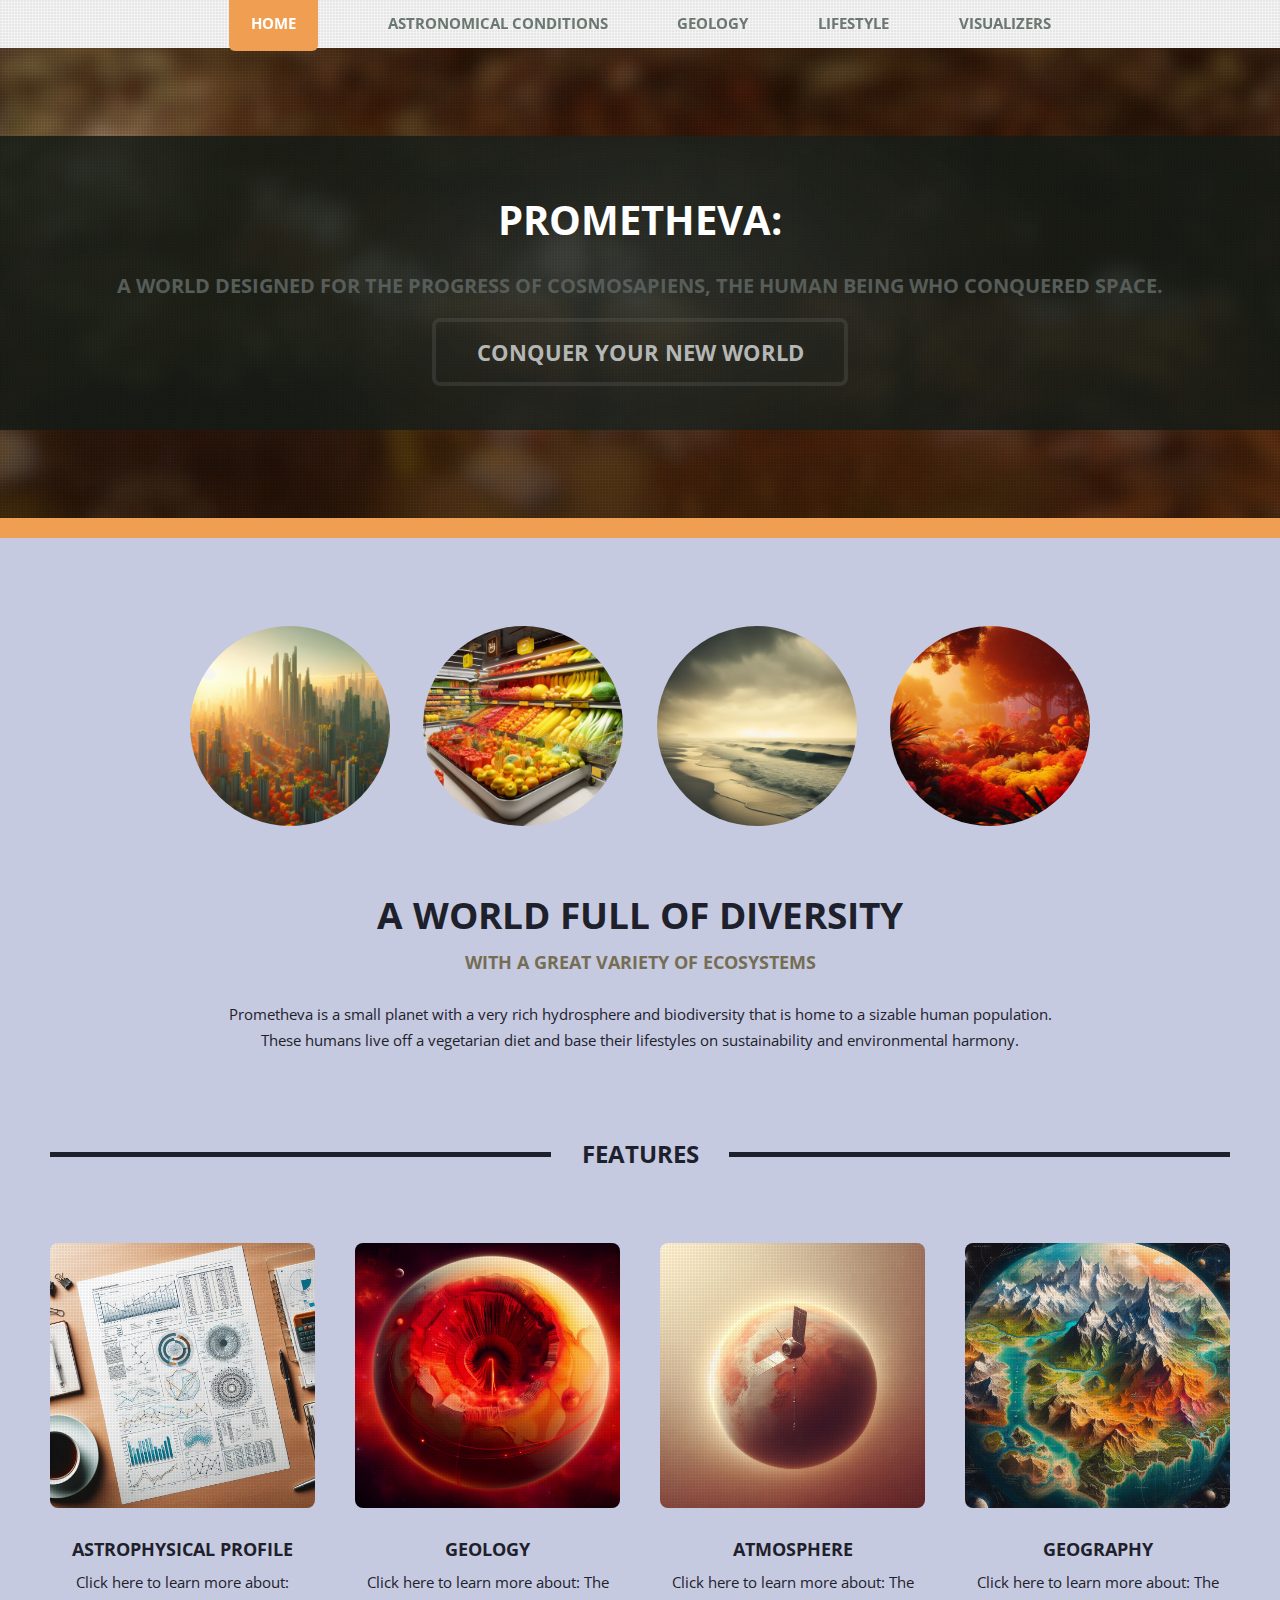
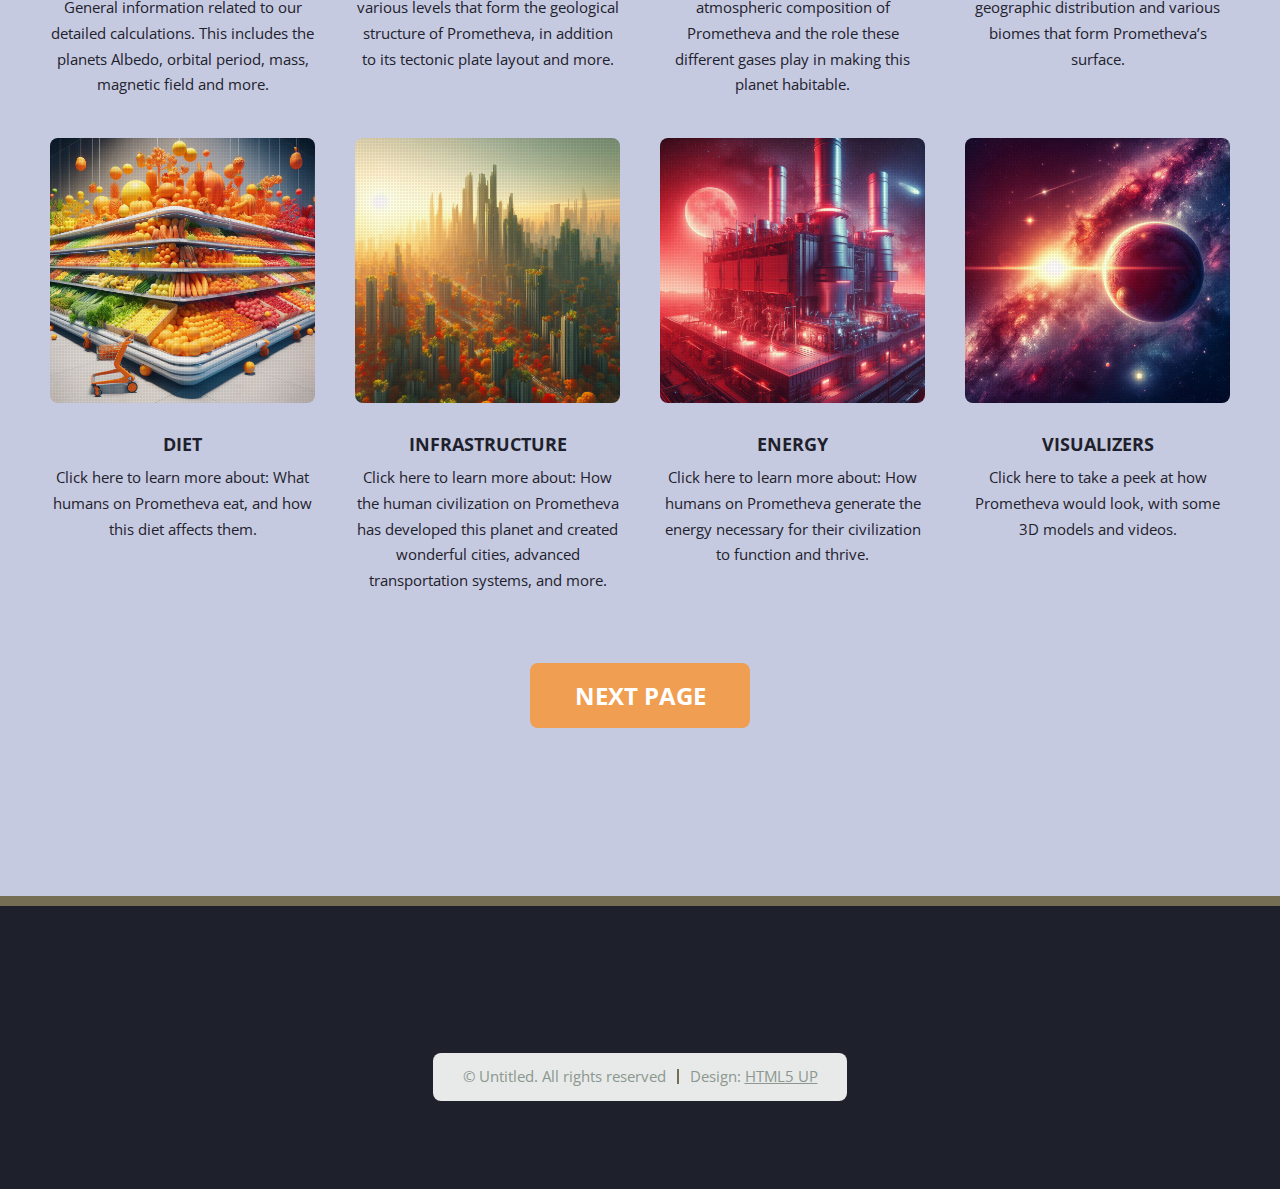
<file: index.html>
<!DOCTYPE HTML>
<!--
	html5up.net | @ajlkn
	Free for personal and commercial use under the CCA 3.0 license (html5up.net/license)
-->
<html>
	<head>
		<title>NASA Space Apps Challenge</title>
		<meta charset="utf-8" />
		<meta name="viewport" content="width=device-width, initial-scale=1, user-scalable=no" />
		<link rel="stylesheet" href="assets/css/main.css" />
	</head>
	<body class="homepage is-preload">
		<div id="page-wrapper">

			<!-- Nav -->
				<nav id="nav">
					<ul>
						<li class="current"><a href="index.html">Home</a></li>
						<li>
						<li><a href="no-sidebar.html">Astronomical conditions</a></li>
						<li><a href="no-sidebar2.html">Geology</a></li>
						<li><a href="no-sidebar3.html">Lifestyle</a></li>
						<li><a href="no-sidebar4.html">Visualizers</a></li>
					</ul>
				</nav>

			<!-- Banner -->
				<section id="banner">
					<alt="Magnifier Icon" style="width: 100%; height: 100%; object-fit: cover;">
					<div class="content">
						<h2>Prometheva:</h2>
						<p>A world designed for the progress of cosmosapiens, the human being who conquered space.</p>
						<a href="#main" class="button scrolly">conquer your new world</a>
					</div>
				</section>

			<!-- Main -->
				<section id="main">
					<div class="container">
						<div class="row gtr-200">
							<div class="col-12">

								<!-- Highlight -->
									<section class="box highlight">
										<ul class="special">
											<li>
  											<a href="#" style="border-radius: 50%; overflow: hidden; display: inline-block; width: 200px; height: 200px;">
    											<img src="images/City.jpg" alt="Magnifier Icon" style="width: 100%; height: 100%; object-fit: cover;">
  											</a>
											</li>
											<li>
  											<a href="#" style="border-radius: 50%; overflow: hidden; display: inline-block; width: 200px; height: 200px;">
    											<img src="images/grocery 1.jpg" alt="Magnifier Icon" style="width: 100%; height: 100%; object-fit: cover;">
  											</a>
											</li>
											<li>
  											<a href="#" style="border-radius: 50%; overflow: hidden; display: inline-block; width: 200px; height: 200px;">
    											<img src="images/Sea.jpg" alt="Magnifier Icon" style="width: 100%; height: 100%; object-fit: cover;">
  											</a>
											</li>
											<li>
  											<a href="#" style="border-radius: 50%; overflow: hidden; display: inline-block; width: 200px; height: 200px;">
    											<img src="images/OIG (25).jpg" alt="Magnifier Icon" style="width: 100%; height: 100%; object-fit: cover;">
  											</a>
											</li>
										</ul>
										<header>
											<h2>A world full of diversity</h2>
											<p>with a great variety of ecosystems</p>
										</header>
										<p>
											Prometheva is a small planet with a very rich hydrosphere and biodiversity that is home to a sizable human population.<br />
											 These humans live off a vegetarian diet and base their lifestyles on sustainability and environmental harmony.
										</p>
									</section>

							</div>
							<div class="col-12">

								<!-- Features -->
									<section class="box features">
										<h2 class="major"><span>Features</span></h2>
										<div>
											<div class="row">
												<div class="col-3 col-6-medium col-12-small">

													<!-- Feature -->
														<section class="box feature">
															<a href="no-sidebar.html" class="image featured"><img src="images/OIG (27).jpg" alt="" /></a>
															<h3><a href="no-sidebar.html">Astrophysical Profile</a></h3>
															<p>
																Click here to learn more about: General information related to our detailed calculations. 
																This includes the planets Albedo, orbital period, mass, magnetic field and more. 
 

															</p>
														</section>

												</div>
												<div class="col-3 col-6-medium col-12-small">

													<!-- Feature -->
														<section class="box feature">
															<a href="no-sidebar2.html" class="image featured"><img src="images/OIG1.jpg" alt="" /></a>
															<h3><a href="no-sidebar2.html">Geology</a></h3>
															<p>
																Click here to learn more about: The various levels that form the geological structure 
																of Prometheva, in addition to its tectonic plate layout and more.



															</p>
														</section>

												</div>
												<div class="col-3 col-6-medium col-12-small">

													<!-- Feature -->
														<section class="box feature">
															<a href="no-sidebar.html" class="image featured"><img src="images/Atmosphere.jpg" alt="" /></a>
															<h3><a href="no-sidebar.html">Atmosphere</a></h3>
															<p>
																Click here to learn more about: The atmospheric composition of Prometheva and the 
																role these different gases play in making this planet habitable.

															</p>
														</section>

												</div>
												<div class="col-3 col-6-medium col-12-small">

													<!-- Feature -->
														<section class="box feature">
															<a href="no-sidebar2.html" class="image featured"><img src="images/OIG (28).jpg" alt="" /></a>
															<h3><a href="no-sidebar2.html">Geography</a></h3>
															<p>
																Click here to learn more about: The geographic distribution and various biomes 
																that form Prometheva’s surface.


															</p>
														</section>

												</div>
												<div class="col-3 col-6-medium col-12-small">

													<!-- Feature -->
														<section class="box feature">
															<a href="no-sidebar3.html" class="image featured"><img src="images/OIG.jpg" alt="" /></a>
															<h3><a href="no-sidebar3.html">Diet</a></h3>
															<p>
																Click here to learn more about: What humans on Prometheva eat, and how this diet affects them.


															</p>
														</section>

												</div>
												<div class="col-3 col-6-medium col-12-small">

													<!-- Feature -->
														<section class="box feature">
															<a href="no-sidebar3.html" class="image featured"><img src="images/OIG (21).jpg" alt="" /></a>
															<h3><a href="no-sidebar3.html">Infrastructure</a></h3>
															<p>
																Click here to learn more about: How the human civilization on Prometheva has developed this planet and 
																created wonderful cities, advanced transportation systems, and more.



															</p>
														</section>

												</div>
												<div class="col-3 col-6-medium col-12-small">

													<!-- Feature -->
														<section class="box feature">
															<a href="no-sidebar3.html" class="image featured"><img src="images/OIG (29).jpg" alt="" /></a>
															<h3><a href="no-sidebar3.html">Energy</a></h3>
															<p>
																Click here to learn more about: How humans on Prometheva generate the energy 
																necessary for their civilization to function and thrive.

															</p>
														</section>

												</div>
												<div class="col-3 col-6-medium col-12-small">

													<!-- Feature -->
														<section class="box feature">
															<a href="#" class="image featured"><img src="images/21.jpg" alt="" /></a>
															<h3><a href="#">Visualizers</a></h3>
															<p>
																Click here to take a peek at how Prometheva would look, with some 3D models and videos.

															</p>
														</section>

												</div>
												<div class="col-12">
													<ul class="actions">
														<li><a href="no-sidebar" class="button large">Next page</a></li>
														
													</ul>
												</div>
											</div>
										</div>
									</section>

						

								
					
												</div>
												<div class="col-3 col-12-medium">
													<div class="sidebar">

							

													</div>
												</div>
											</div>
										</div>
									</section>

							</div>
						</div>
					</div>
				</section>

			<!-- Footer -->
				<footer id="footer">
					<div class="container">
						<div class="row gtr-200">
							<div class="col-12">



							</div>
						</div>

						<!-- Copyright -->
							<div id="copyright">
								<ul class="menu">
									<li>&copy; Untitled. All rights reserved</li><li>Design: <a href="http://html5up.net">HTML5 UP</a></li>
								</ul>
							</div>

					</div>
				</footer>

		</div>

		<!-- Scripts -->
			<script src="assets/js/jquery.min.js"></script>
			<script src="assets/js/jquery.dropotron.min.js"></script>
			<script src="assets/js/jquery.scrolly.min.js"></script>
			<script src="assets/js/browser.min.js"></script>
			<script src="assets/js/breakpoints.min.js"></script>
			<script src="assets/js/util.js"></script>
			<script src="assets/js/main.js"></script>

	</body>
</html>
</file>
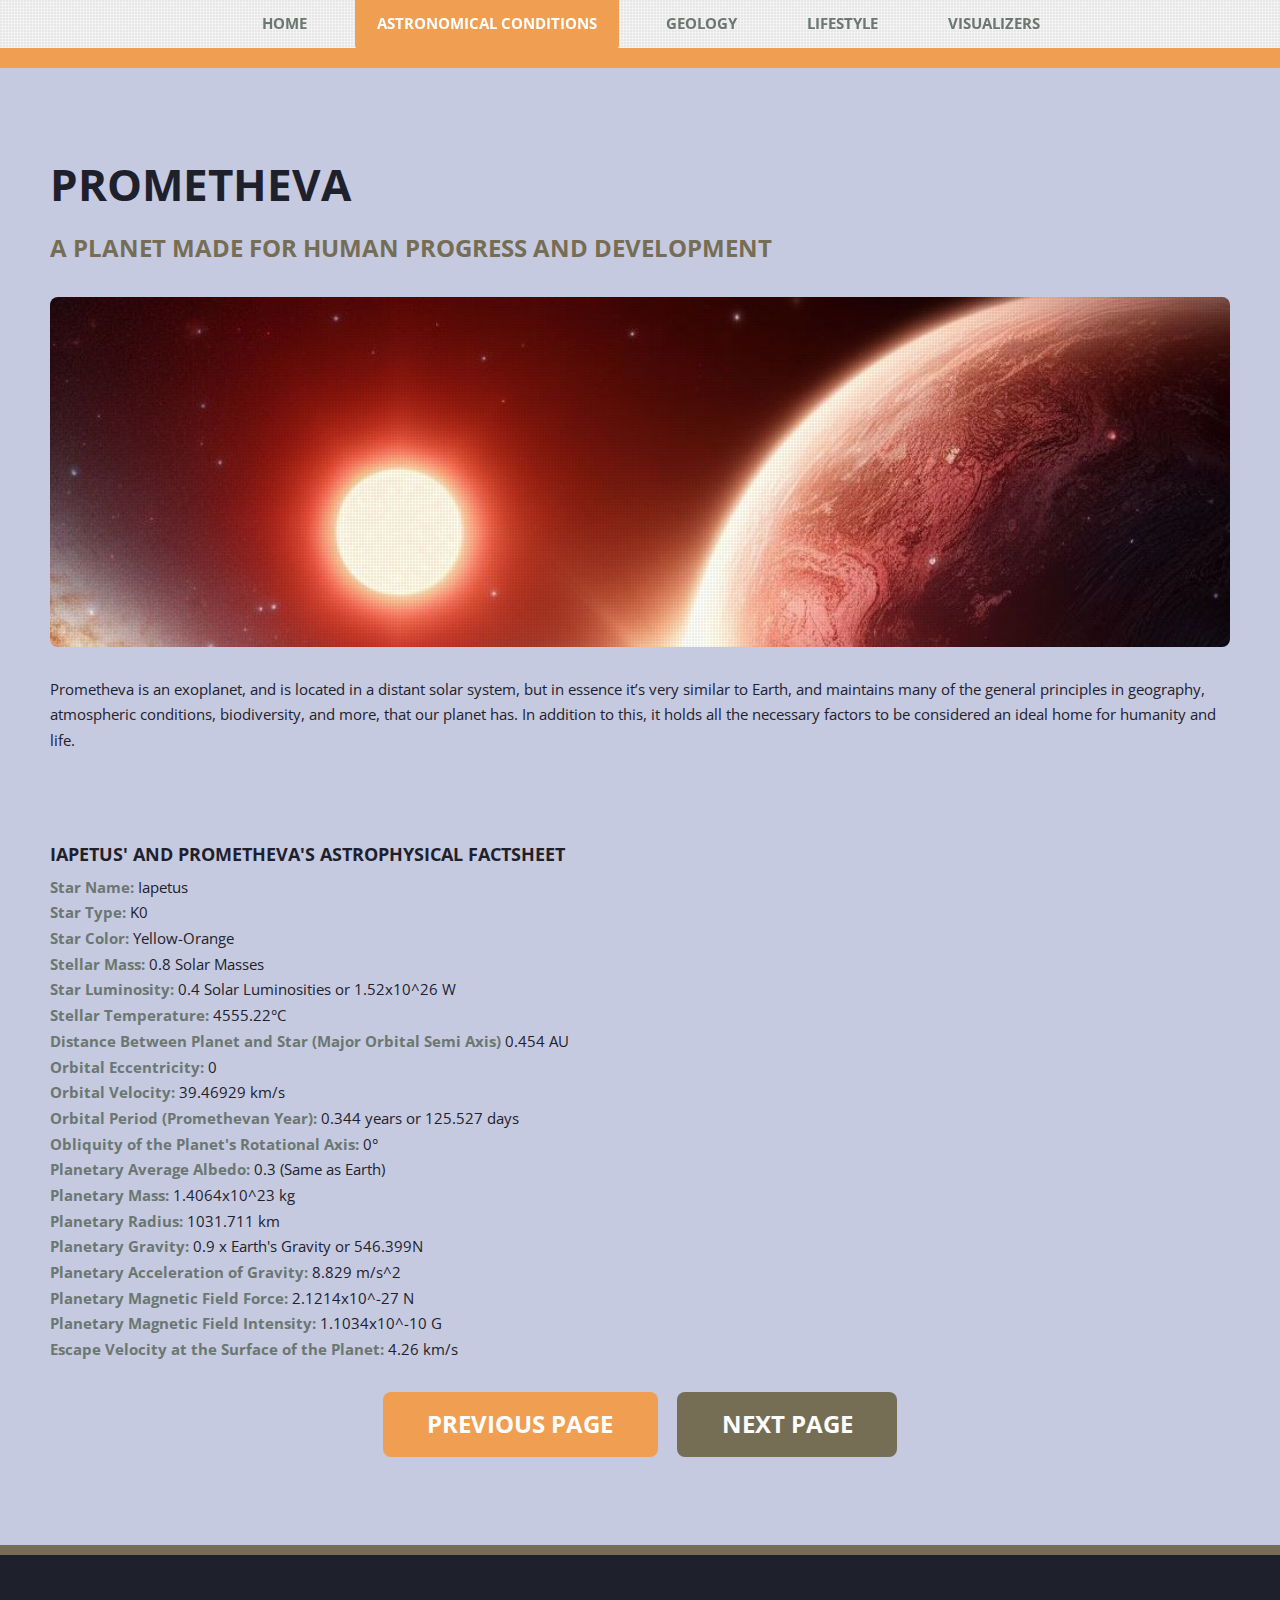
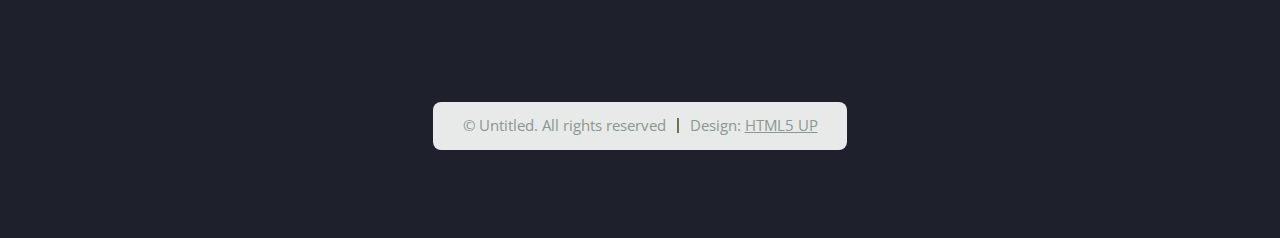
<file: no-sidebar.html>
<!DOCTYPE HTML>
<!--
	TXT by HTML5 UP
	html5up.net | @ajlkn
	Free for personal and commercial use under the CCA 3.0 license (html5up.net/license)
-->
<html>
	<head>
		<title>Prometheva</title>
		<meta charset="utf-8" />
		<meta name="viewport" content="width=device-width, initial-scale=1, user-scalable=no" />
		<link rel="stylesheet" href="assets/css/main.css" />
	</head>
	<body class="is-preload">
		<div id="page-wrapper">

			<!-- Nav -->
				<nav id="nav">
					<ul>
						<li><a href="index.html">Home</a></li>
						<li class="current"><a href="no-sidebar.html">Astronomical conditions</a></li>
						<li><a href="no-sidebar2.html">Geology</a></li>
						<li><a href="no-sidebar3.html">Lifestyle</a></li>
						<li><a href="no-sidebar4.html">Visualizers</a></li>
					</ul>
				</nav>

			<!-- Main -->
				<section id="main">
					<div class="container">
						<div class="row">
							<div class="col-12">
								<div class="content">

									<!-- Content -->

										<article class="box page-content">

											<header>
												<h2>Prometheva</h2>
												<p>A planet made for human progress and development</p>
											</header>

											<section>
												<span class="image featured"><img src="images/planet.jpg" alt="" /></span>
												<p> 
													Prometheva is an exoplanet, and is located in a distant solar system, but in essence it’s very similar to Earth, and maintains many of the general principles in geography, atmospheric conditions, biodiversity, and more, that our planet has. In addition to this, it holds all the necessary factors to be considered an ideal home for humanity and life.
												</p>
											</section>

											<section>
												<h3>Iapetus' and Prometheva's Astrophysical Factsheet</h3>
												<p>
													<strong>Star Name:</strong> Iapetus
													<br />
													<strong>Star Type:</strong> K0
													<br />
													<strong>Star Color:</strong> Yellow-Orange
													<br />
													<strong>Stellar Mass:</strong> 0.8 Solar Masses
													<br />
													<strong>Star Luminosity:</strong> 0.4 Solar Luminosities or 1.52x10^26 W
													<br />
													<strong>Stellar Temperature:</strong> 4555.22°C
													<br />
													<strong>Distance Between Planet and Star (Major Orbital Semi Axis)</strong> 0.454 AU
													<br />
													<strong>Orbital Eccentricity:</strong> 0
													<br />
													<strong>Orbital Velocity:</strong> 39.46929 km/s
													<br />
													<strong>Orbital Period (Promethevan Year):</strong> 0.344 years or 125.527 days
													<br />
													<strong>Obliquity of the Planet's Rotational Axis:</strong> 0° 
													<br />
													<strong>Planetary Average Albedo:</strong> 0.3 (Same as Earth)
													<br />
													<strong>Planetary Mass:</strong> 1.4064x10^23 kg
													<br />
													<strong>Planetary Radius:</strong> 1031.711 km
													<br />
													<strong>Planetary Gravity:</strong> 0.9 x Earth's Gravity or 546.399N
													<br />
													<strong>Planetary Acceleration of Gravity:</strong> 8.829 m/s^2
													<br />
													<strong>Planetary Magnetic Field Force:</strong> 2.1214x10^-27 N
													<br />
													<strong>Planetary Magnetic Field Intensity:</strong> 1.1034x10^-10 G
													<br />
													<strong>Escape Velocity at the Surface of the Planet:</strong> 4.26 km/s
												</p>
											</section>

											
										</article>


												
												

												</div>
												<div class="col-12">
													<ul class="actions">
														<li><a href="index.html" class="button large">Previous Page</a></li>
														<li><a href="no-sidebar2.html" class="button alt large">Next page</a></li>
													</ul>
												</div>
											</div>
										</div>
									</section>

							</div>
						</div>
					</div>
				</section>

			<!-- Footer -->
				<footer id="footer">
					<div class="container">
						<div class="row gtr-200">
							<div class="col-12">



							</div>
						</div>

						<!-- Copyright -->
							<div id="copyright">
								<ul class="menu">
									<li>&copy; Untitled. All rights reserved</li><li>Design: <a href="http://html5up.net">HTML5 UP</a></li>
								</ul>
							</div>

					</div>
				</footer>

		</div>

		<!-- Scripts -->
			<script src="assets/js/jquery.min.js"></script>
			<script src="assets/js/jquery.dropotron.min.js"></script>
			<script src="assets/js/jquery.scrolly.min.js"></script>
			<script src="assets/js/browser.min.js"></script>
			<script src="assets/js/breakpoints.min.js"></script>
			<script src="assets/js/util.js"></script>
			<script src="assets/js/main.js"></script>

	</body>
</html>
</file>
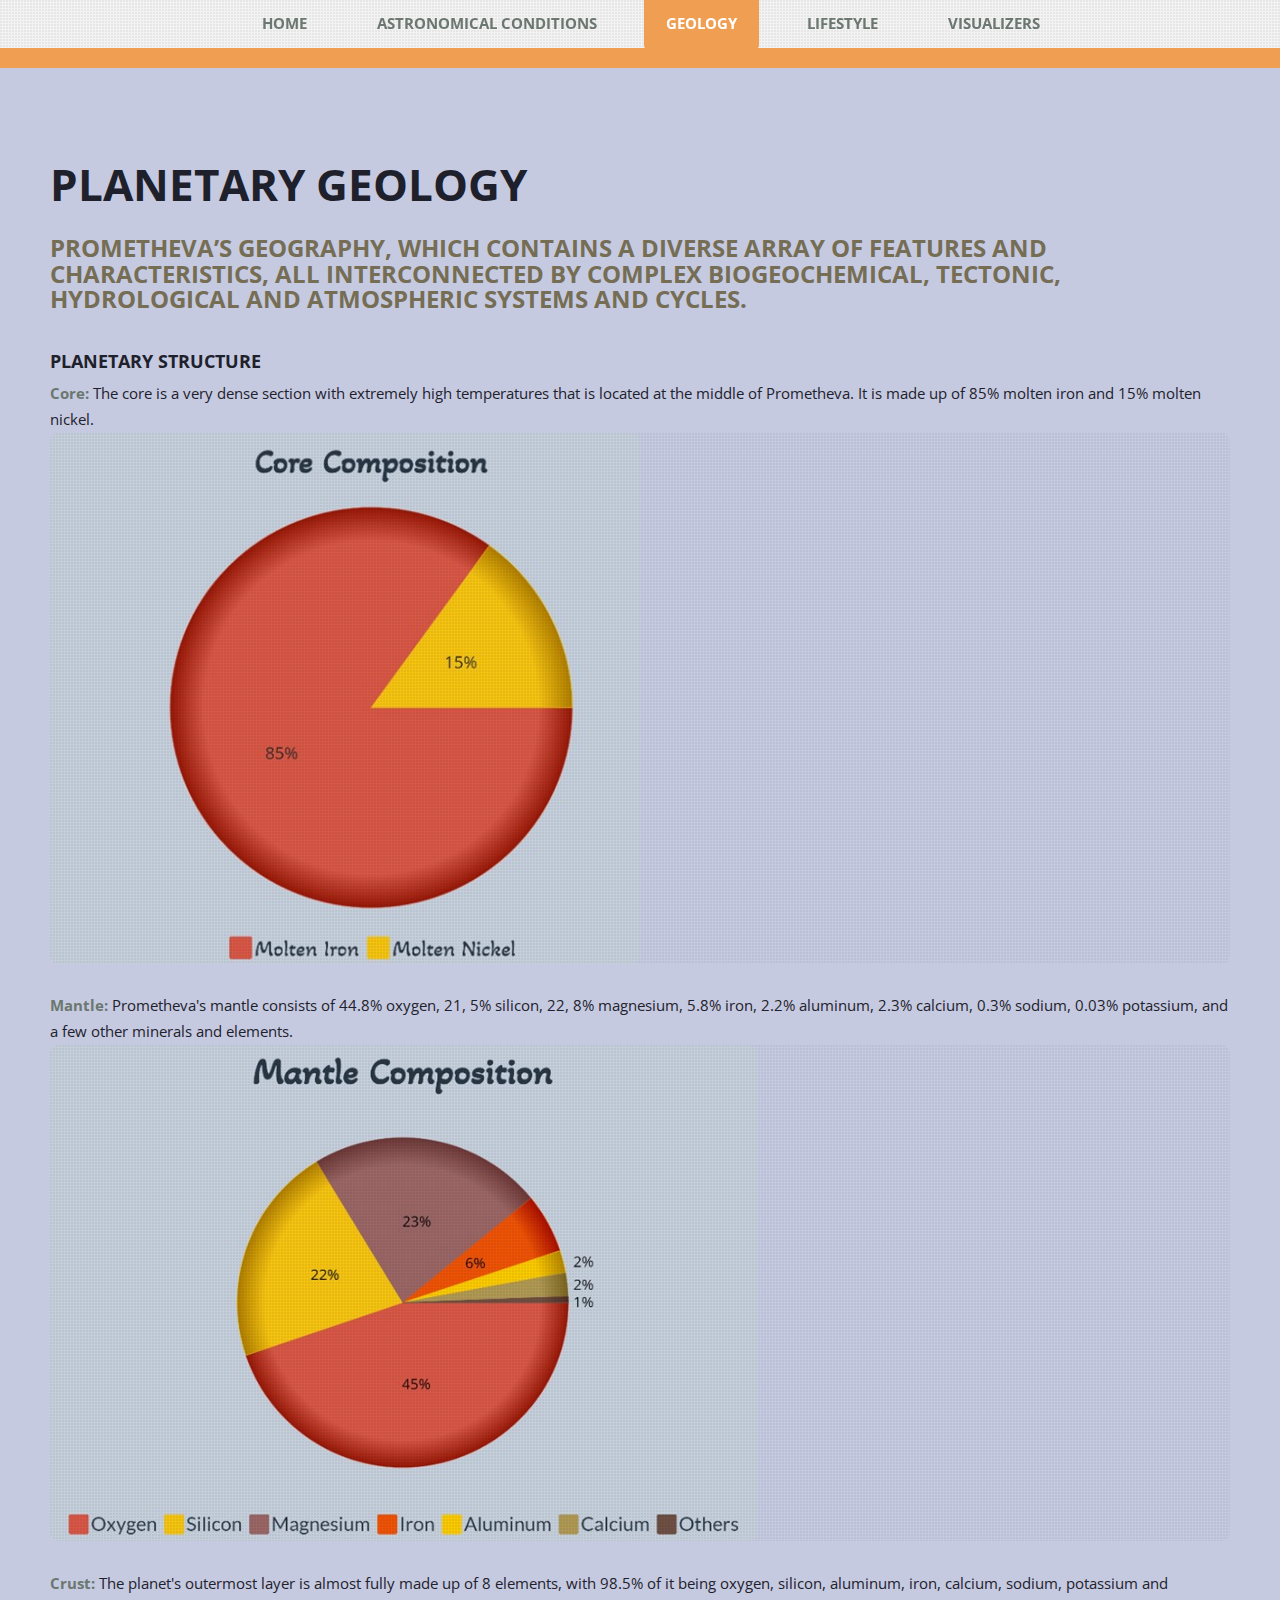
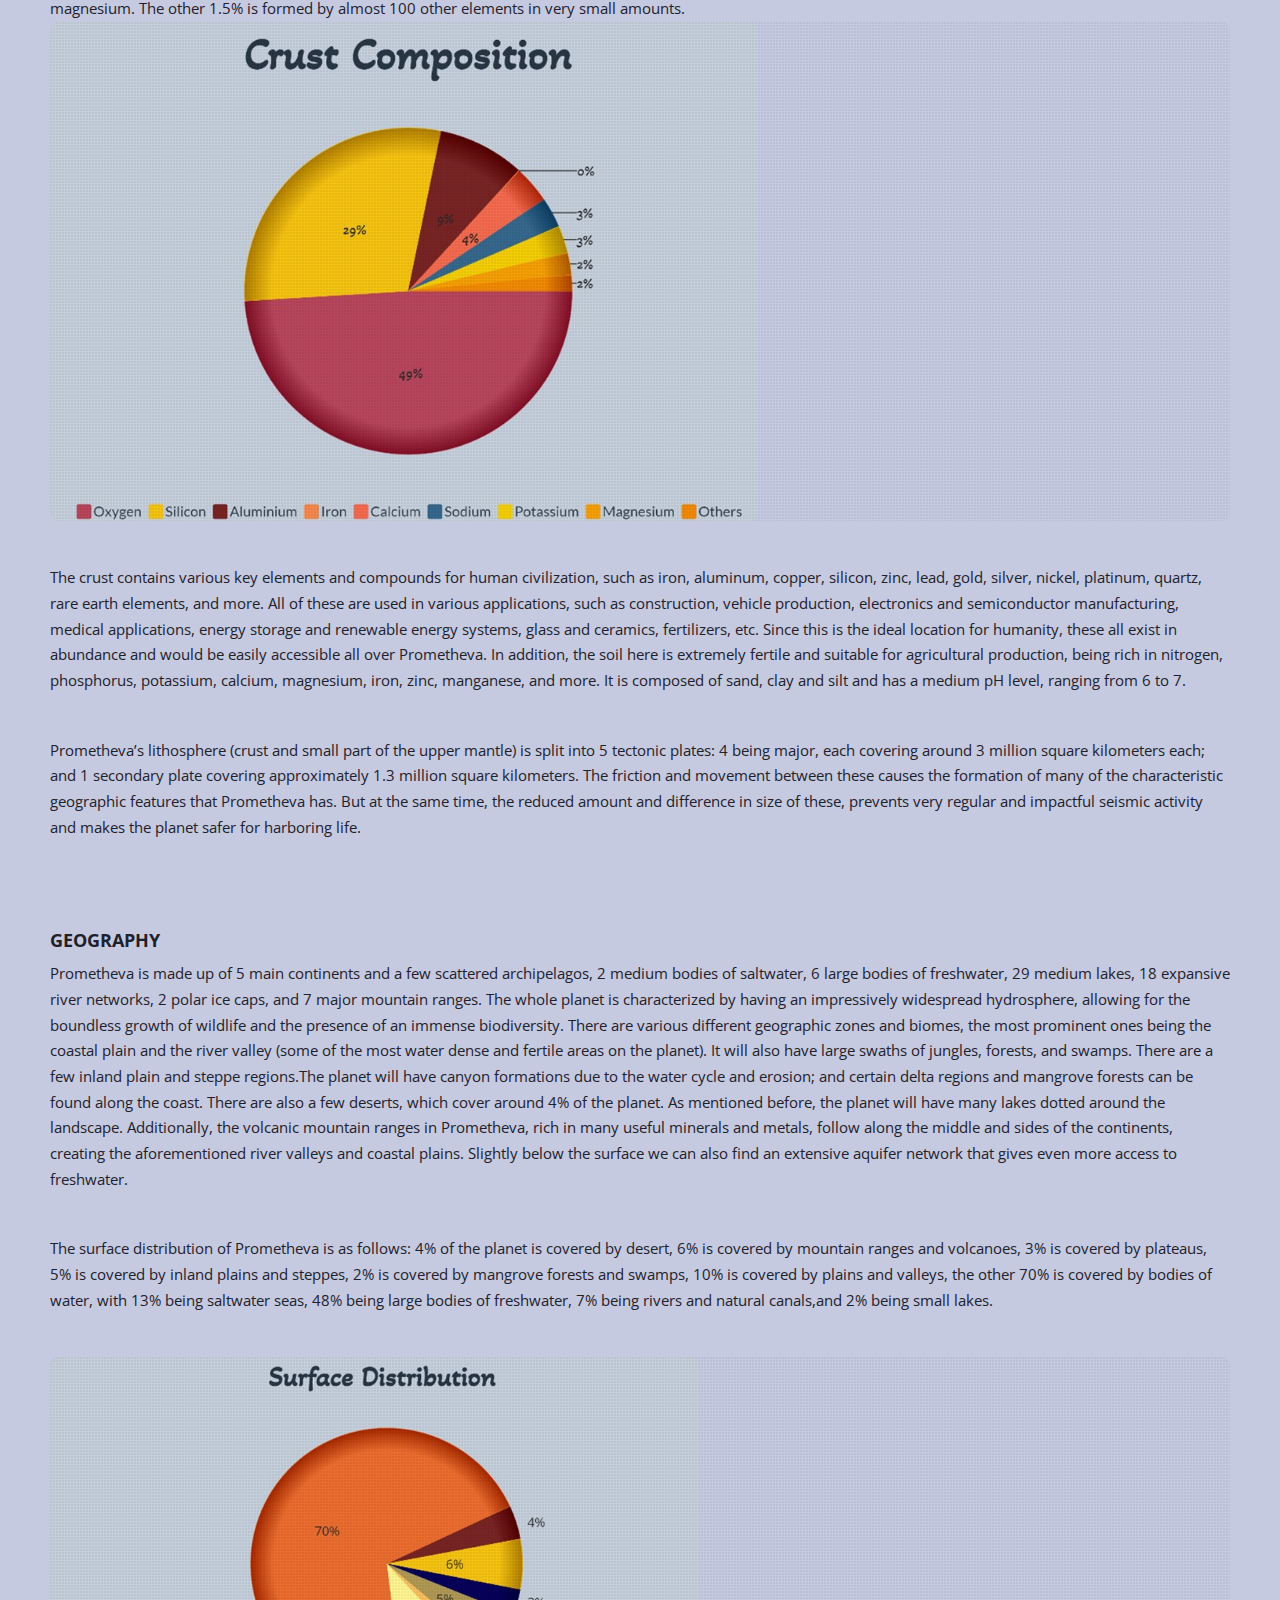
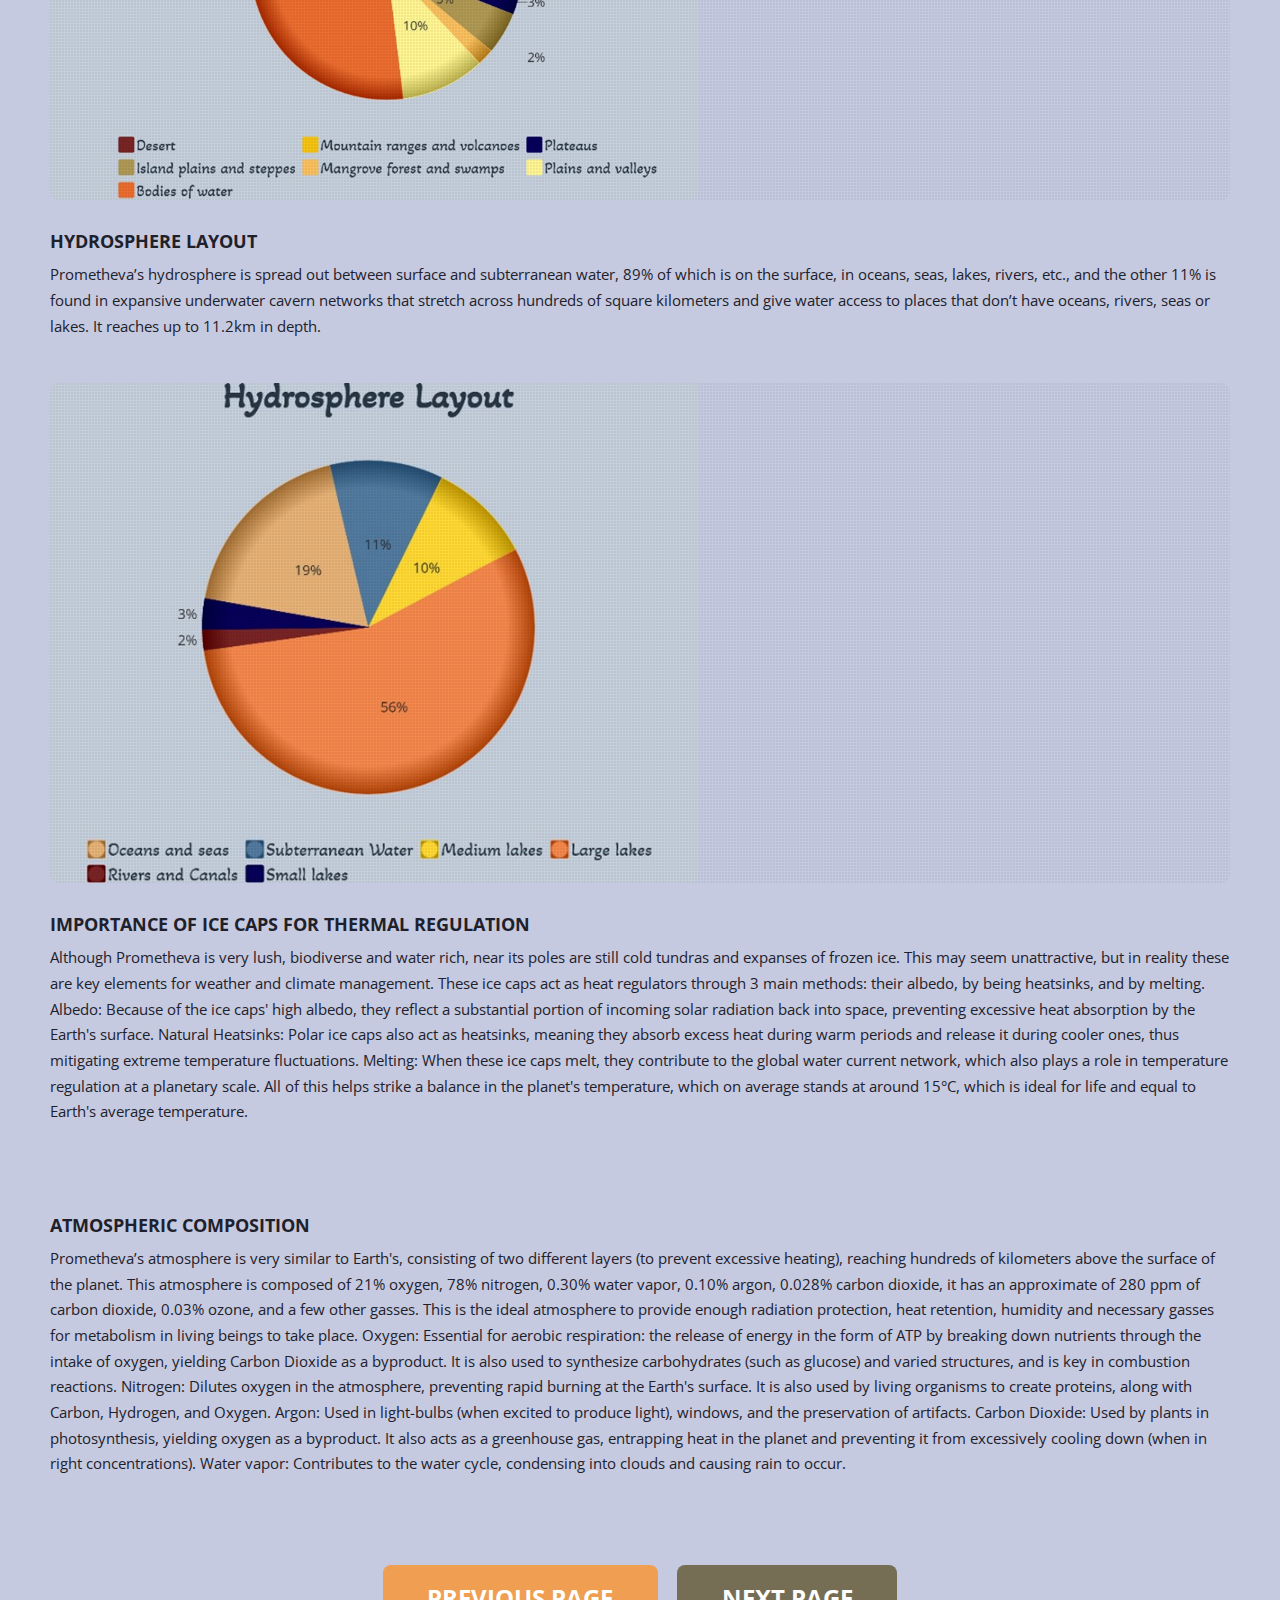
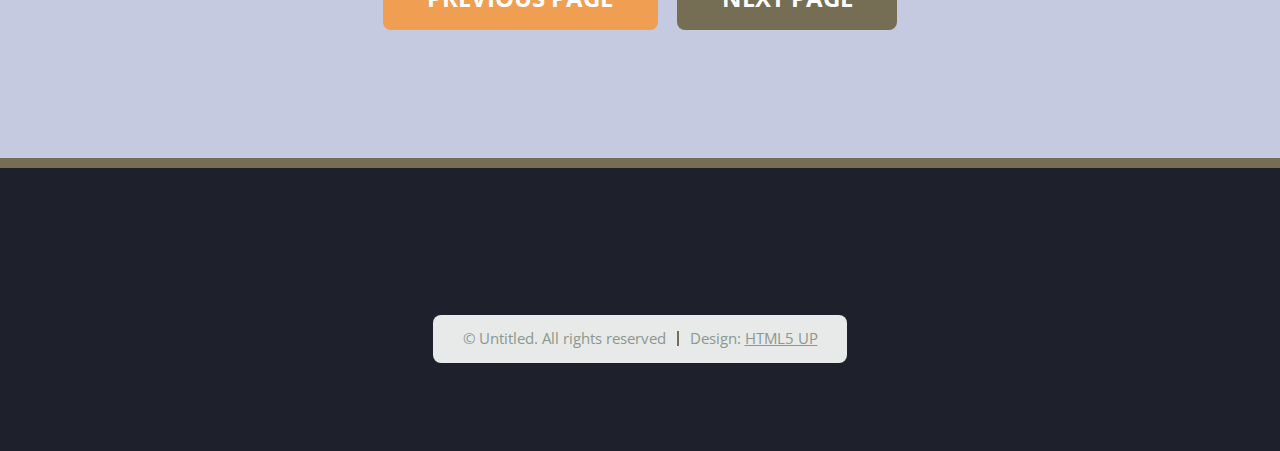
<file: no-sidebar2.html>
<!DOCTYPE HTML>
<!--
	TXT by HTML5 UP
	html5up.net | @ajlkn
	Free for personal and commercial use under the CCA 3.0 license (html5up.net/license)
-->
<html>
	<head>
		<title>Prometheva</title>
		<meta charset="utf-8" />
		<meta name="viewport" content="width=device-width, initial-scale=1, user-scalable=no" />
		<link rel="stylesheet" href="assets/css/main.css" />
	</head>
	<body class="is-preload">
		<div id="page-wrapper">

			<!-- Nav -->
				<nav id="nav">
					<ul>
						<li><a href="index.html">Home</a></li>
						<li><a href="no-sidebar.html">Astronomical conditions</a></li>
						<li class="current"><a href="no-sidebar2.html">Geology</a></li>
						<li><a href="no-sidebar3.html">Lifestyle</a></li>
						<li><a href="no-sidebar4.html">Visualizers</a></li>
					</ul>
				</nav>

			<!-- Main -->
				<section id="main">
					<div class="container">
						<div class="row">
							<div class="col-12">
								<div class="content">

									<!-- Content -->

										<article class="box page-content">

											<header>
												<h2>Planetary Geology</h2>
												<p>Prometheva’s geography, which contains a diverse array of features and characteristics, all interconnected by complex biogeochemical, tectonic, hydrological and atmospheric systems and cycles.</p>
											</header>

											
											<section>
												<h3>Planetary Structure</h3>
												<p>
													<strong>Core:</strong>
                                                                                                          The core is a very dense section with extremely high temperatures that is located at the middle 
													of Prometheva. It is made up of 85% molten iron and 15% molten nickel.
													<a href="#" class="image featured"><img src="images/Grafica1.jpg" style="width: 50%; height: 40%; object-fit: cover;"/></a>
													
													<strong>Mantle:</strong> 
                                                                                                        Prometheva's mantle consists of 44.8% oxygen, 21, 5% silicon, 22, 8% magnesium, 5.8% iron, 
													2.2% aluminum, 2.3% calcium, 0.3% sodium, 0.03% potassium, and a few other minerals and elements. 
													<a href="#" class="image featured"><img src="images/Grafica2.jpg" style="width: 60%; height: 60%; object-fit: cover;" /></a>

													<strong>Crust:</strong>
                                                                                                        The planet's outermost layer is almost fully made up of 8 elements, with 98.5% of it being 
													oxygen, silicon, aluminum, iron, calcium, sodium, potassium and magnesium. The other 1.5% is
													formed by almost 100 other elements in very small amounts. 
													<a href="#" class="image featured"><img src="images/Grafica3.jpg" style="width: 60%; height: 60%; object-fit: cover;" /></a>
													<p>The crust contains various key elements and compounds for human civilization, such as iron, 
													aluminum, copper, silicon, zinc, lead, gold, silver, nickel, platinum, quartz, rare earth elements, 
													and more. All of these are used in various applications, such as construction, vehicle production, 
													electronics and semiconductor manufacturing, medical applications, energy storage and renewable energy 
													systems, glass and ceramics, fertilizers, etc. Since this is the ideal location for humanity, these all 
													exist in abundance and would be easily accessible all over Prometheva. In addition, the soil here is 
													extremely fertile and suitable for agricultural production, being rich in nitrogen, phosphorus, potassium, 
													calcium, magnesium, iron, zinc, manganese, and more. It is composed of sand, clay and silt and has a 
													medium pH level, ranging from 6 to 7.</p>
													<p>Prometheva’s lithosphere (crust and small part of the upper mantle) is split into 5 tectonic plates: 4 
													being major, each covering around 3 million square kilometers each; and 1 secondary plate covering approximately 
													1.3 million square kilometers. The friction and movement between these causes the formation of many of the 
													characteristic geographic features that Prometheva has. But at the same time, the reduced amount and difference 
													in size of these, prevents very regular and impactful seismic activity and makes the planet safer for harboring life.</p>
</a>



												
												</p>
											</section>
												
											<section>
												<h3>Geography</h3>
												<p>
													Prometheva is made up of 5 main continents and a few scattered archipelagos, 2 medium bodies of saltwater, 6 large bodies 
													of freshwater, 29 medium lakes, 18 expansive river networks, 2 polar ice caps, and 7 major mountain ranges. The whole planet 
													is characterized by having an impressively widespread hydrosphere, allowing for the boundless growth of wildlife and the 
													presence of an immense biodiversity. There are various different geographic zones and biomes, the most prominent ones being 
													the coastal plain and the river valley (some of the most water dense and fertile areas on the planet). It will also have 
													large swaths of jungles, forests, and swamps. There are a few inland plain and steppe regions.The planet will have canyon 
													formations due to the water cycle and erosion; and certain delta regions and mangrove forests can be found along the coast. 
													There are also a few deserts, which cover around 4% of the planet. As mentioned before, the planet will have many lakes 
													dotted around the landscape. Additionally, the volcanic mountain ranges in Prometheva, rich in many useful minerals and 
													metals, follow along the middle and sides of the continents, creating the aforementioned river valleys and coastal plains. 
													Slightly below the surface we can also find an extensive aquifer network that gives even more access to freshwater.</p>
												<p>The surface distribution of Prometheva is as follows: 4% of the planet is covered by desert, 6% is covered by mountain ranges 
												and volcanoes, 3% is covered by plateaus, 5% is covered by inland plains and steppes, 2% is covered by mangrove forests and swamps, 
												10% is covered by plains and valleys, the other 70% is covered by bodies of water, with 13% being saltwater seas, 48% being large bodies 
												of freshwater, 7% being rivers and natural canals,and 2% being small lakes.</p>
												<a href="#" class="image featured"><img src="images/Graficasuperficie.jpg" style="width: 55%; height: 55%; object-fit: cover;" /></a>
												<section>
												<h3>Hydrosphere Layout</h3>
												<p>Prometheva’s hydrosphere is spread out between surface and subterranean water, 89% of which is on the surface, in oceans, 
												seas, lakes, rivers, etc., and the other 11% is found in expansive underwater cavern networks that stretch across hundreds 
												of square kilometers and give water access to places that don’t have oceans, rivers, seas or lakes. It reaches up to 11.2km 
												in depth.
												</p>
												<a href="#" class="image featured"><img src="images/graficahydrosphere.jpg" style="width: 55%; height: 55%; object-fit: cover;" /></a>
												<section>
												     <h3>Importance of Ice Caps for Thermal Regulation</h3>
												<p>
												Although Prometheva is very lush, biodiverse and water rich, near its poles are still cold tundras and expanses of frozen ice. This may seem unattractive, but in reality these are key elements for weather and climate management. These ice caps act as heat regulators through 3 main methods: their albedo, by being heatsinks, and by melting.
Albedo: 
Because of the ice caps' high albedo, they reflect a substantial portion of incoming solar radiation back into space, preventing excessive heat absorption by the Earth's surface. 
Natural Heatsinks:
Polar ice caps also act as heatsinks, meaning they absorb excess heat during warm periods and release it during cooler ones, thus mitigating extreme temperature fluctuations. 
Melting:
When these ice caps melt, they contribute to the global water current network, which also plays a role in temperature regulation at a planetary scale. All of this helps strike a balance in the planet's temperature, which on average stands at around 15°C, which is ideal for life and equal to Earth's average temperature.
	
												</p>
											</section>
													<h3>Atmospheric Composition</h3>
												<p>
													Prometheva’s atmosphere is very similar to Earth's, consisting of two different layers (to prevent excessive heating), reaching hundreds of kilometers above the surface of the planet. This atmosphere is composed of 21% oxygen, 78% nitrogen, 0.30% water vapor, 0.10% argon, 0.028% carbon dioxide, it has an approximate of 280 ppm of carbon dioxide, 0.03% ozone, and a few other gasses. This is the ideal atmosphere to provide enough radiation protection, heat retention, humidity and necessary gasses for metabolism in living beings to take place.
Oxygen: Essential for aerobic respiration: the release of energy in the form of ATP by breaking down nutrients through the intake of oxygen, yielding Carbon Dioxide as a byproduct. It is also used to synthesize carbohydrates (such as glucose) and varied structures, and is key in combustion reactions.
Nitrogen:  Dilutes oxygen in the atmosphere, preventing rapid burning at the Earth's surface. It is also used by living organisms to create proteins, along with Carbon, Hydrogen, and Oxygen.
Argon: Used in light-bulbs (when excited to produce light), windows, and the preservation of artifacts.
Carbon Dioxide: Used by plants in photosynthesis, yielding oxygen as a byproduct. It also acts as a greenhouse gas, entrapping heat in the planet and preventing it from excessively cooling down (when in right concentrations).
Water vapor: Contributes to the water cycle, condensing into clouds and causing rain to occur.
                                                                                           </p>

										</article>
<div class="col-12">
													<ul class="actions">
														<li><a href="no-sidebar.html" class="button large">Previous Page</a></li>
														<li><a href="no-sidebar3.html" class="button alt large">Next page</a></li>
													</ul>
												</div>
								</div>
							</div>
							<div class="col-12">

								

												</div>
											</div>
										</div>
									</section>

							</div>
						</div>
					</div>
				</section>

			<!-- Footer -->
				<footer id="footer">
					<div class="container">
						<div class="row gtr-200">
							<div class="col-12">


						<!-- Copyright -->
							<div id="copyright">
								<ul class="menu">
									<li>&copy; Untitled. All rights reserved</li><li>Design: <a href="http://html5up.net">HTML5 UP</a></li>
								</ul>
							</div>

					</div>
				</footer>

		</div>

		<!-- Scripts -->
			<script src="assets/js/jquery.min.js"></script>
			<script src="assets/js/jquery.dropotron.min.js"></script>
			<script src="assets/js/jquery.scrolly.min.js"></script>
			<script src="assets/js/browser.min.js"></script>
			<script src="assets/js/breakpoints.min.js"></script>
			<script src="assets/js/util.js"></script>
			<script src="assets/js/main.js"></script>

	</body>
</html>
</file>
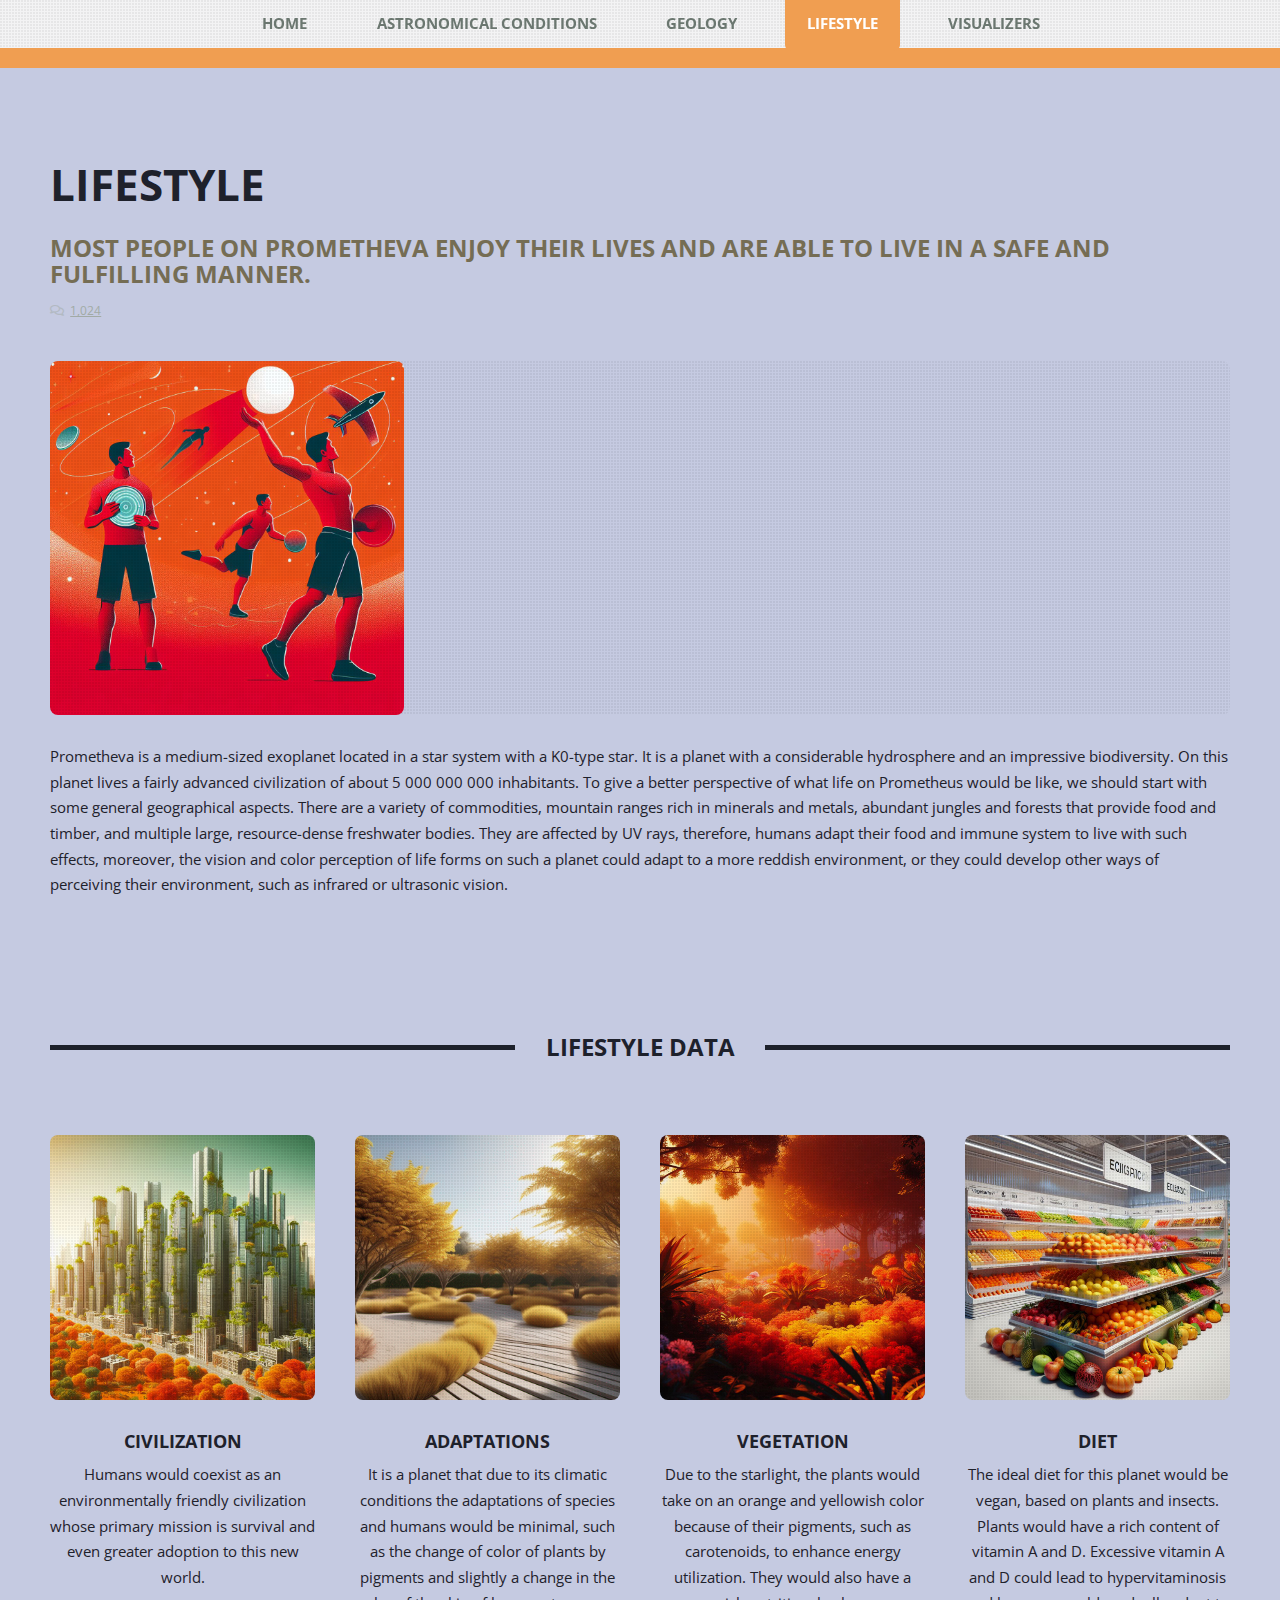
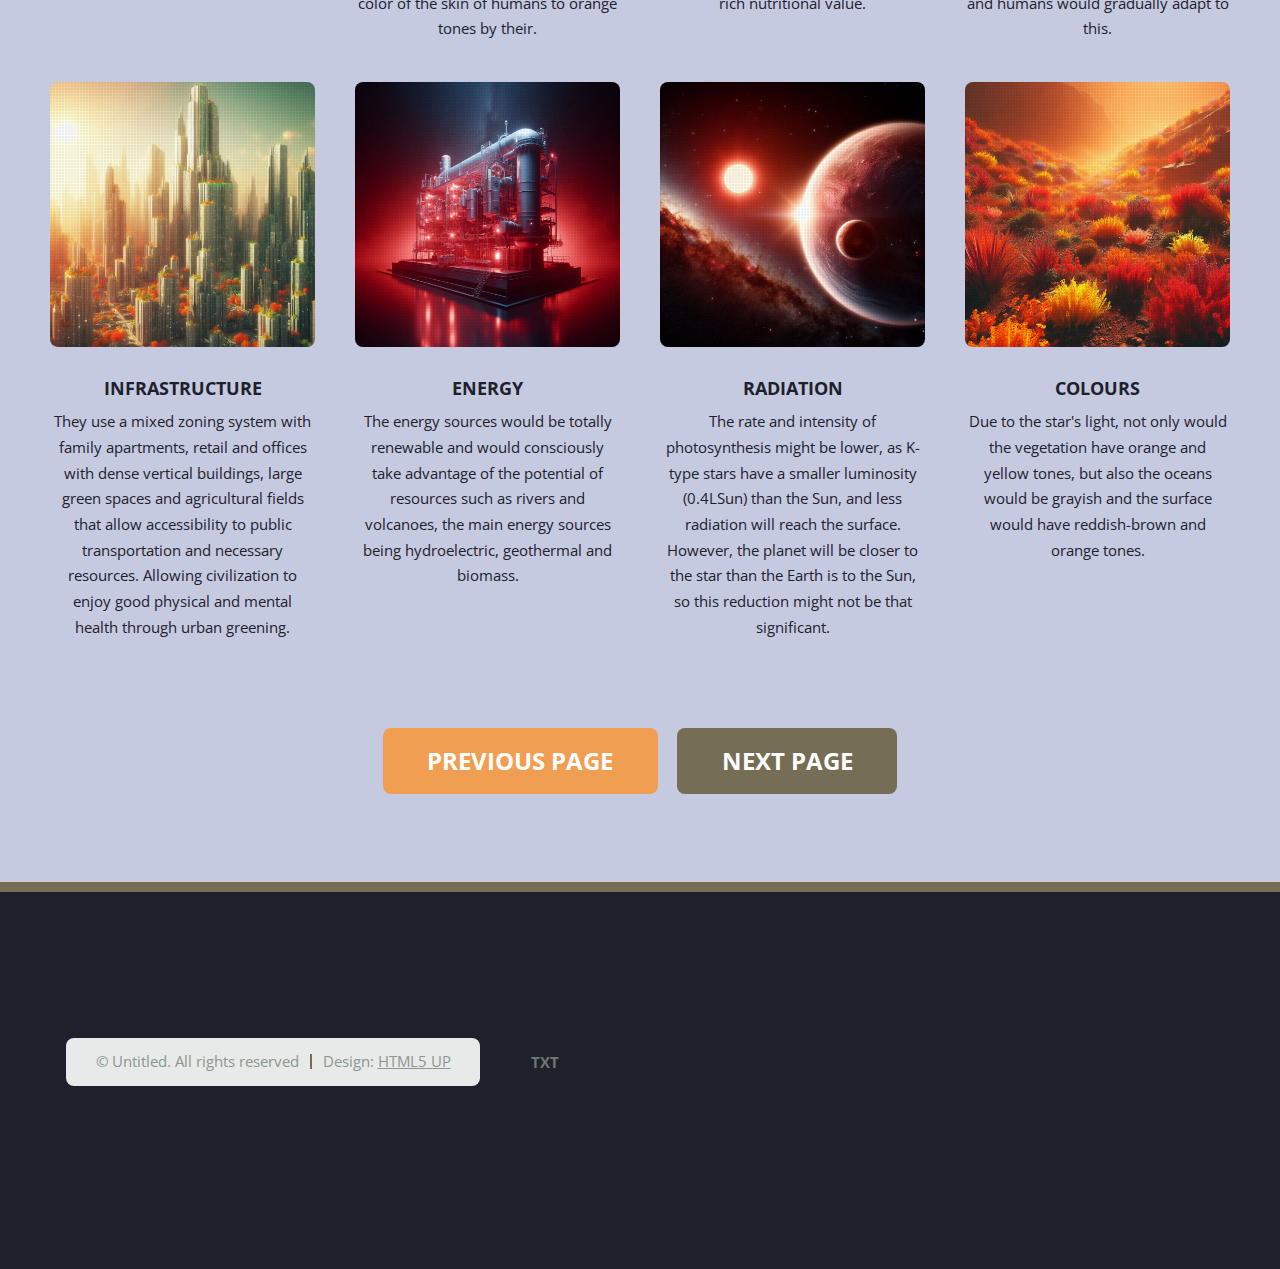
<file: no-sidebar3.html>
<!DOCTYPE HTML>
<!--
	TXT by HTML5 UP
	html5up.net | @ajlkn
	Free for personal and commercial use under the CCA 3.0 license (html5up.net/license)
-->
<html>
	<head>
		<title>Prometheva</title>
		<meta charset="utf-8" />
		<meta name="viewport" content="width=device-width, initial-scale=1, user-scalable=no" />
		<link rel="stylesheet" href="assets/css/main.css" />
	</head>
	<body class="is-preload">
		<div id="page-wrapper">

			<!-- Nav -->
				<nav id="nav">
					<ul>
						<li><a href="index.html">Home</a></li>
						<li><a href="no-sidebar.html">Astronomical conditions</a></li>
						<li><a href="no-sidebar2.html">Geology</a></li>
						<li class="current"><a href="no-sidebar3.html">Lifestyle</a></li>
						<li><a href="no-sidebar4.html">Visualizers</a></li>
					</ul>
				</nav>

			<!-- Main -->
				<section id="main">
					<div class="container">
						<div class="row">
							<div class="col-12">
								<div class="content">

									<!-- Content -->

										<article class="box page-content">

											<header>
												<h2>LifeStyle</h2>
												<p>Most people on Prometheva enjoy their lives and are able to live in a safe and fulfilling manner.
</p>
												<ul class="meta">
													
													<li class="icon fa-comments"><a href="#">1,024</a></li>
												</ul>
											</header>

											<section>
												<span class="image featured"><img src="images/112.jpg" style="width: 30%; height: 30%; object-fit: cover;" /></span>
												<p>
														
                                                                                                             		
Prometheva is a medium-sized exoplanet located in a star system with a K0-type star. It is a planet with a considerable hydrosphere and an impressive biodiversity. On this planet lives a fairly advanced civilization of about 5 000 000 000 inhabitants. To give a better perspective of what life on Prometheus would be like, we should start with some general geographical aspects. There are a variety of commodities, mountain ranges rich in minerals and metals, abundant jungles and forests that provide food and timber, and multiple large, resource-dense freshwater bodies. They are affected by UV rays, therefore, humans adapt their food and immune system to live with such effects, moreover, the vision and color perception of life forms on such a planet could adapt to a more reddish environment, or they could develop other ways of perceiving their environment, such as infrared or ultrasonic vision.
                                                                                                                                                                                                                                                                                                                                                                                                                                                  

												</p>
											</section>

											<section>
												
												</p>
												<p>
												</p>
											</section>

										</article>

								</div>
							</div>
							<div class="col-12">

								<!-- Features -->
									<section class="box features">
										<h2 class="major"><span>Lifestyle Data</span></h2>
										<div>
											<div class="row">
												<div class="col-3 col-6-medium col-12-small">

													<!-- Feature -->
														<section class="box feature">
															<a href="#" class="image featured"><img src="images/OIG (20).jpg" alt="" /></a>
															<h3><a href="#">Civilization</a></h3>
															<p>
																Humans would coexist as an environmentally friendly civilization whose primary mission is survival and even greater adoption to this new world.

															</p>
														</section>
													</div>
													<div class="col-3 col-6-medium col-12-small">

													<!-- Feature -->
														<section class="box feature">
															<a href="#" class="image featured"><img src="images/image.png" alt="" /></a>
															<h3><a href="#">Adaptations</a></h3>
															<p>
																It is a planet that due to its climatic conditions the adaptations of species and humans would be minimal, such as the change of color of plants by pigments and slightly a change in the color of the skin of humans to orange tones by their.

															</p>
										                     	</section>
												</div>
												<div class="col-3 col-6-medium col-12-small">

													<!-- Feature -->
														<section class="box feature">
															<a href="#" class="image featured"><img src="images/OIG (25).jpg" alt="" /></a>
															<h3><a href="#">Vegetation</a></h3>
															<p>
																Due to the starlight, the plants would take on an orange and yellowish color because of their pigments, such as carotenoids, to enhance energy utilization. They would also have a rich nutritional value.


															</p>
														</section>

												</div>
												<div class="col-3 col-6-medium col-12-small">

													<!-- Feature -->
														<section class="box feature">
															<a href="#" class="image featured"><img src="images/OIG.AbPF5CxaZG64.jpg" alt="" /></a>
															<h3><a href="#">Diet</a></h3>
															<p>
																The ideal diet for this planet would be vegan, based on plants and insects. Plants would have a rich content of vitamin A and D. Excessive vitamin A and D could lead to hypervitaminosis and humans would gradually adapt to this.
															</p>
														</section>

												</div>
												<div class="col-3 col-6-medium col-12-small">

													<!-- Feature -->
														<section class="box feature">
															<a href="#" class="image featured"><img src="images/OIG (23).jpg" alt="" /></a>
															<h3><a href="#">Infrastructure</a></h3>
															<p>
																They use a mixed zoning system with family apartments, retail and offices with dense vertical buildings, large green spaces and agricultural fields that allow accessibility to public transportation and necessary resources. Allowing civilization to enjoy good physical and mental health through urban greening.

															</p>
														</section>

												</div>
												<div class="col-3 col-6-medium col-12-small">

													<!-- Feature -->
														<section class="box feature">
															<a href="#" class="image featured"><img src="images/211.jpg" alt="" /></a>
															<h3><a href="#">Energy</a></h3>
															<p>
																 The energy sources would be totally renewable and would consciously take advantage of the potential of resources such as rivers and volcanoes, the main energy sources being hydroelectric, geothermal and biomass. 
															</p>
															</section>

												</div>
												<div class="col-3 col-6-medium col-12-small">

													<!-- Feature -->
														<section class="box feature">
															<a href="#" class="image featured"><img src="images/22.jpg" alt="" /></a>
															<h3><a href="#">Radiation</a></h3>
															<p>
																 The rate and intensity of photosynthesis might be lower, as K-type stars have a smaller luminosity (0.4LSun) than the Sun, and less radiation will reach the surface. However, the planet will be closer to the star than the Earth is to the Sun, so this reduction might not be that significant.
															</p>
															</section>
											</div>
												<div class="col-3 col-6-medium col-12-small">
													
													<!-- Feature -->
														<section class="box feature">
															<a href="#" class="image featured"><img src="images/111.jpg" alt="" /></a>
															<h3><a href="#">Colours</a></h3>
															<p>
																 Due to the star's light, not only would the vegetation have orange and yellow tones, 
																but also the oceans would be grayish and the surface would have reddish-brown and orange tones.
												</p>
												

							</div>
						</div>
					</div>
				</section>

			
													<ul class="actions">
														<li><a href="no-sidebar2.html" class="button large">Previous Page</a></li>
														<li><a href="no-sidebar4.html" class="button alt large">Next page</a></li>

														
													</ul>
												</div>
							</div>
						</div>
					</div>
						</div>
		</div>
						</div>
		</div>
						</div>
		
									</section>

			<!-- Footer -->
				<footer id="footer">
					<div class="container">
						<div class="row gtr-200">
							<div class="col-12">


						<!-- Copyright -->
							<div id="copyright">
								<ul class="menu">
									<li>&copy; Untitled. All rights reserved</li><li>Design: <a href="http://html5up.net">HTML5 UP</a></li>
								</ul>
							</div>

																	</ul>
																</header>
											This is <strong>TXT</strong>, yet another free responsive site template designed by
											<a href="http://twitter.com/ajlkn">AJ</a> for <a href="http://html5up.net">HTML5 UP</a>. It's released under the
											<a href="http://html5up.net/license/">Creative Commons Attribution</a> license so feel free to use it for
											whatever you're working on (personal or commercial), just be sure to give us credit for the design.
											That's basically it :)
										</p>
					</div>
				</footer>

		</div>

		<!-- Scripts -->
			<script src="assets/js/jquery.min.js"></script>
			<script src="assets/js/jquery.dropotron.min.js"></script>
			<script src="assets/js/jquery.scrolly.min.js"></script>
			<script src="assets/js/browser.min.js"></script>
			<script src="assets/js/breakpoints.min.js"></script>
			<script src="assets/js/util.js"></script>
			<script src="assets/js/main.js"></script>

	</body>
</html>
</file>
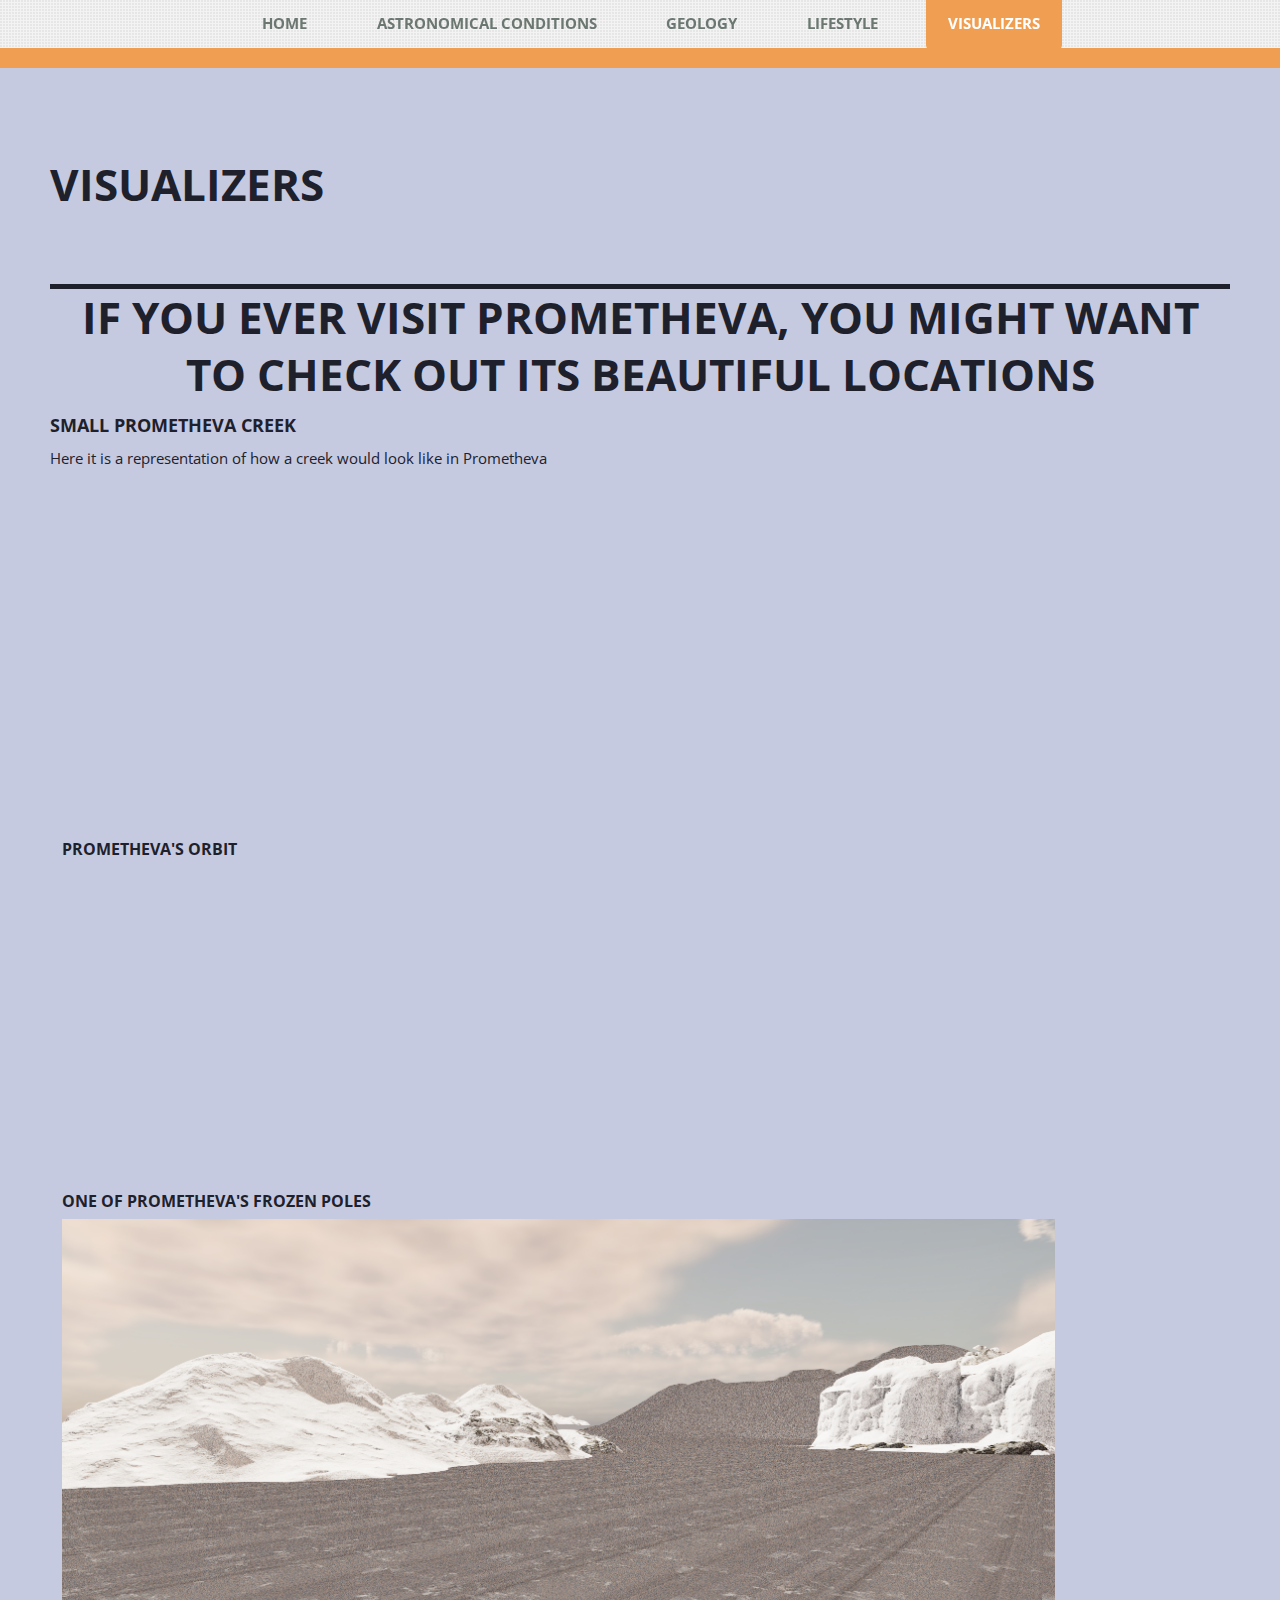
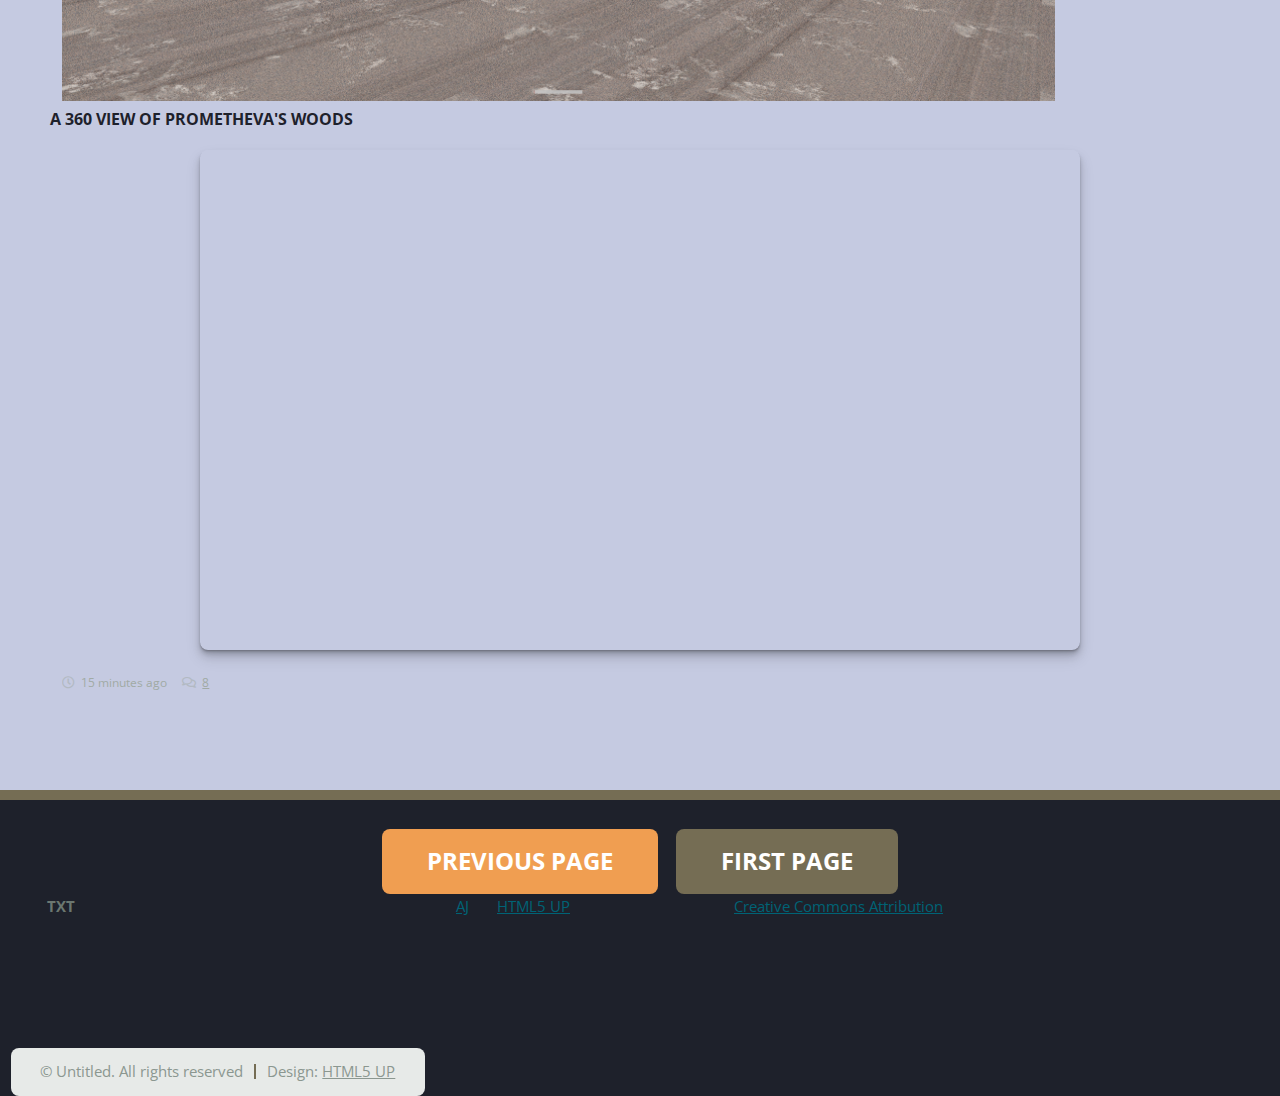
<file: no-sidebar4.html>
<!DOCTYPE HTML>
<!--
	TXT by HTML5 UP
	html5up.net | @ajlkn
	Free for personal and commercial use under the CCA 3.0 license (html5up.net/license)
-->
<html>
	<head>
		<title>Prometheva</title>
		<meta charset="utf-8" />
		<meta name="viewport" content="width=device-width, initial-scale=1, user-scalable=no" />
		<link rel="stylesheet" href="assets/css/main.css" />
	</head>
	<body class="is-preload">
		<div id="page-wrapper">

			<!-- Nav -->
				<nav id="nav">
					<ul>
						<li><a href="index.html">Home</a></li>
						<li><a href="no-sidebar.html">Astronomical conditions</a></li>
						<li><a href="no-sidebar2.html">Geology</a></li>
						<li><a href="no-sidebar3.html">Lifestyle</a></li>
						<li class="current"><a href="no-sidebar4.html">Visualizers</a></li>
					</ul>
				</nav>

			<!-- Main -->
				<section id="main">
					<div class="container">
						<div class="row">
							<div class="col-12">
								<div class="content">

									<!-- Content -->

										<article class="box page-content">

											<header>
												<h2>Visualizers</h2>
												
												<ul class="meta">
													
												
												</ul>
											</header>

											<section>
														
                                                                                                             	<section>
										<h2 class="major">If you ever visit Prometheva, you might want to check out its beautiful locations</span></h2>
										<p>

											<h3><a href="#">Small Prometheva creek</a></h3>
																	<p>Here it is a representation of how a creek would look like in Prometheva</p>
																	<ul class="meta">
																		<html>
																			<div class="img-box">
									
																	
																				
                                                         <iframe width="560" height="315" src="https://www.youtube.com/embed/J7sCDBCerSc?si=d3kycQjCmM-5_ZlV" title="YouTube video player" frameborder="0" allow="accelerometer; autoplay; clipboard-write; encrypted-media; gyroscope; picture-in-picture; web-share" allowfullscreen></iframe>
<li>

	<h3><a href="#">Prometheva's orbit</a></h3>

	<iframe width="560" height="315" src="https://www.youtube.com/embed/49xdA9bCRNI?si=4LoIZOG_OgZMvQQx" title="YouTube video player" frameborder="0" allow="accelerometer; autoplay; clipboard-write; encrypted-media; gyroscope; picture-in-picture; web-share" allowfullscreen></iframe>
	<h3><a href="#">One of Prometheva's frozen poles</a></h3>
																
    											<img src="images/h.png" alt="Magnifier Icon" style="width: 85%; height: 85%; object-fit: cover;">
											</li>
																			<h3><a href="#">A 360 view of Prometheva's woods</a></h3>

					<iframe width="90%" height="500px" allowFullScreen="true" allow="accelerometer; magnetometer; gyroscope" style="display:block; margin:20px auto; border:0 none; max-width:880px;border-radius:8px; box-shadow: 0 1px 1px rgba(0,0,0,0.11),0 2px 2px rgba(0,0,0,0.11),0 4px 4px rgba(0,0,0,0.11),0 6px 8px rgba(0,0,0,0.11),0 8px 16px rgba(0,0,0,0.11);" src="https://panoraven.com/es/embed/drEvly8NYL"></iframe>
																		<li class="icon fa-clock">15 minutes ago</li>
																		<li class="icon fa-comments"><a href="#">8</a></li>
																	</ul>
																</header>
                                                                                                                                                                                                                                                                                                                                                                                                                                                  

												</p>
											</section>

											

							</div>
						</div>
					</div>
				</section>
<div class="col-12">
													<ul class="actions">
														<li><a href="no-sidebar3.html" class="button large">Previous Page</a></li>
														<li><a href="index.html" class="button alt large">First page</a></li>
													</ul>
												</div>

<div>
						</div>
																		<div>
						</div>

																			
											This is <strong>TXT</strong>, yet another free responsive site template designed by
											<a href="http://twitter.com/ajlkn">AJ</a> for <a href="http://html5up.net">HTML5 UP</a>. It's released under the
											<a href="http://html5up.net/license/">Creative Commons Attribution</a> license so feel free to use it for
											whatever you're working on (personal or commercial), just be sure to give us credit for the design.
											That's basically it :)
										</p>
									</section>

							</div>
							<div class="col-12">

ç

						<!-- Copyright -->
							<div id="copyright">
								<ul class="menu">
									<li>&copy; Untitled. All rights reserved</li><li>Design: <a href="http://html5up.net">HTML5 UP</a></li>
								</ul>
							</div>

					</div>
				</footer>

		</div>

		<!-- Scripts -->
			<script src="assets/js/jquery.min.js"></script>
			<script src="assets/js/jquery.dropotron.min.js"></script>
			<script src="assets/js/jquery.scrolly.min.js"></script>
			<script src="assets/js/browser.min.js"></script>
			<script src="assets/js/breakpoints.min.js"></script>
			<script src="assets/js/util.js"></script>
			<script src="assets/js/main.js"></script>

	</body>
</html>
</file>
<file: assets/css/main.css>
@import url("fontawesome-all.min.css");
@import url("https://fonts.googleapis.com/css?family=Open+Sans:400,400italic,700,700italic|Open+Sans+Condensed:700");

/*
	TXT by HTML5 UP
	html5up.net | @ajlkn
	Free for personal and commercial use under the CCA 3.0 license (html5up.net/license)
*/

html, body, div, span, applet, object,
iframe, h1, h2, h3, h4, h5, h6, p, blockquote,
pre, a, abbr, acronym, address, big, cite,
code, del, dfn, em, img, ins, kbd, q, s, samp,
small, strike, strong, sub, sup, tt, var, b,
u, i, center, dl, dt, dd, ol, ul, li, fieldset,
form, label, legend, table, caption, tbody,
tfoot, thead, tr, th, td, article, aside,
canvas, details, embed, figure, figcaption,
footer, header, hgroup, menu, nav, output, ruby,
section, summary, time, mark, audio, video {
	margin: 0;
	padding: 0;
	border: 0;
	font-size: 100%;
	font: inherit;
	vertical-align: baseline;}

article, aside, details, figcaption, figure,
footer, header, hgroup, menu, nav, section {
	display: block;}

body {
	line-height: 1;
}

ol, ul {
	list-style: none;
}

blockquote, q {
	quotes: none;
}

	blockquote:before, blockquote:after, q:before, q:after {
		content: '';
		content: none;
	}

table {
	border-collapse: collapse;
	border-spacing: 0;
}

body {
	-webkit-text-size-adjust: none;
}

mark {
	background-color: transparent;
	color: inherit;
}

input::-moz-focus-inner {
	border: 0;
	padding: 0;
}

input, select, textarea {
	-moz-appearance: none;
	-webkit-appearance: none;
	-ms-appearance: none;
	appearance: none;
}

/* Basic */

	html {
		box-sizing: border-box;
	}

	*, *:before, *:after {
		box-sizing: inherit;
	}

	body {
		background: #1E212B;
	}

		body.is-preload *, body.is-preload *:before, body.is-preload *:after {
			-moz-animation: none !important;
			-webkit-animation: none !important;
			-ms-animation: none !important;
			animation: none !important;
			-moz-transition: none !important;
			-webkit-transition: none !important;
			-ms-transition: none !important;
			transition: none !important;
		}

	body, input, textarea, select {
		font-family: 'Open Sans', sans-serif;
		font-weight: 400;
		color: #1E212B;
		font-size: 13pt;
		line-height: 2em;
	}

	h1, h2, h3, h4, h5, h6 {
		font-family: 'Open Sans Condensed', sans-serif;
		font-weight: 700;
		text-transform: uppercase;
		color: #1E212B;
		margin: 0 0 0.5em 0;
		line-height: 1.3;
	}

	h1 a, h2 a, h3 a, h4 a, h5 a, h6 a {
		text-decoration: none;
		color: inherit;
	}

	h2 {
		font-size: 1.65em;
	}

		h2.major {
			position: relative;
			border-top: solid 5px #1E212B;
			font-size: 1.65em;
			text-align: center;
			margin: 0 0 3em 0;
			top: 0.775em;
		}

			h2.major span {
				background: #C5CAE1;
				position: relative;
				display: inline-block;
				top: -0.775em;
				padding: 0 1.25em 0 1.25em;
			}

	h3, h4 {
		font-size: 1.25em;
	}

	a {
		color: #006376;
		text-decoration: underline;
	}

		a:hover {
			text-decoration: none;
		}

	b, strong {
		font-weight: 700;
		color: #6b7770;
	}

	i, em {
		font-style: italic;
	}

	br.clear {
		clear: both;
	}

	sub {
		position: relative;
		top: 0.5em;
		font-size: 0.8em;
	}

	sup {
		position: relative;
		top: -0.5em;
		font-size: 0.8em;
	}

	hr {
		border: 0;
		border-top: solid 2px #E7EAE8;
		margin: 0 0 3em 0;
	}

	blockquote {
		border-left: solid 5px #E7EAE8;
		padding: 1em 0 1em 1.5em;
		font-style: italic;
	}

	p, ul, ol, dl, table {
		margin-bottom: 3em;
	}

/* Section/Article */

	section, article {
		margin-bottom: 6em;
	}

		section > :last-child, section:last-child, article > :last-child, article:last-child {
			margin-bottom: 0;
		}

	header > p {
		display: block;
		font-family: 'Open Sans Condensed', sans-serif;
		font-weight: 700;
		text-transform: uppercase;
		color: #756D54; /*ñ*/
	}

/* Container */

	.container {
		margin: 0 auto;
		max-width: 100%;
		width: 64em;
	}

		@media screen and (max-width: 1680px) {

			.container {
				width: 75em;
			}

		}

		@media screen and (max-width: 1280px) {

			.container {
				width: calc(100% - 100px);
			}

		}

		@media screen and (max-width: 980px) {

			.container {
				width: calc(100% - 100px);
			}

		}

		@media screen and (max-width: 736px) {

			.container {
				width: calc(100% - 40px);
			}

		}

		@media screen and (max-width: 360px) {

			.container {
				width: calc(100% - 30px);
			}

		}

/* Row */

	.row {
		display: flex;
		flex-wrap: wrap;
		box-sizing: border-box;
		align-items: stretch;
	}

		.row > * {
			box-sizing: border-box;
		}

		.row.gtr-uniform > * > :last-child {
			margin-bottom: 0;
		}

		.row.aln-left {
			justify-content: flex-start;
		}

		.row.aln-center {
			justify-content: center;
		}

		.row.aln-right {
			justify-content: flex-end;
		}

		.row.aln-top {
			align-items: flex-start;
		}

		.row.aln-middle {
			align-items: center;
		}

		.row.aln-bottom {
			align-items: flex-end;
		}

		.row > .imp {
			order: -1;
		}

		.row > .col-1 {
			width: 8.33333%;
		}

		.row > .off-1 {
			margin-left: 8.33333%;
		}

		.row > .col-2 {
			width: 16.66667%;
		}

		.row > .off-2 {
			margin-left: 16.66667%;
		}

		.row > .col-3 {
			width: 25%;
		}

		.row > .off-3 {
			margin-left: 25%;
		}

		.row > .col-4 {
			width: 33.33333%;
		}

		.row > .off-4 {
			margin-left: 33.33333%;
		}

		.row > .col-5 {
			width: 41.66667%;
		}

		.row > .off-5 {
			margin-left: 41.66667%;
		}

		.row > .col-6 {
			width: 50%;
		}

		.row > .off-6 {
			margin-left: 50%;
		}

		.row > .col-7 {
			width: 58.33333%;
		}

		.row > .off-7 {
			margin-left: 58.33333%;
		}

		.row > .col-8 {
			width: 66.66667%;
		}

		.row > .off-8 {
			margin-left: 66.66667%;
		}

		.row > .col-9 {
			width: 75%;
		}

		.row > .off-9 {
			margin-left: 75%;
		}

		.row > .col-10 {
			width: 83.33333%;
		}

		.row > .off-10 {
			margin-left: 83.33333%;
		}

		.row > .col-11 {
			width: 91.66667%;
		}

		.row > .off-11 {
			margin-left: 91.66667%;
		}

		.row > .col-12 {
			width: 100%;
		}

		.row > .off-12 {
			margin-left: 100%;
		}

		.row.gtr-0 {
			margin-top: 0px;
			margin-left: 0px;
		}

			.row.gtr-0 > * {
				padding: 0px 0 0 0px;
			}

			.row.gtr-0.gtr-uniform {
				margin-top: 0px;
			}

				.row.gtr-0.gtr-uniform > * {
					padding-top: 0px;
				}

		.row.gtr-25 {
			margin-top: -12.5px;
			margin-left: -12.5px;
		}

			.row.gtr-25 > * {
				padding: 12.5px 0 0 12.5px;
			}

			.row.gtr-25.gtr-uniform {
				margin-top: -12.5px;
			}

				.row.gtr-25.gtr-uniform > * {
					padding-top: 12.5px;
				}

		.row.gtr-50 {
			margin-top: -25px;
			margin-left: -25px;
		}

			.row.gtr-50 > * {
				padding: 25px 0 0 25px;
			}

			.row.gtr-50.gtr-uniform {
				margin-top: -25px;
			}

				.row.gtr-50.gtr-uniform > * {
					padding-top: 25px;
				}

		.row {
			margin-top: -50px;
			margin-left: -50px;
		}

			.row > * {
				padding: 50px 0 0 50px;
			}

			.row.gtr-uniform {
				margin-top: -50px;
			}

				.row.gtr-uniform > * {
					padding-top: 50px;
				}

		.row.gtr-150 {
			margin-top: -75px;
			margin-left: -75px;
		}

			.row.gtr-150 > * {
				padding: 75px 0 0 75px;
			}

			.row.gtr-150.gtr-uniform {
				margin-top: -75px;
			}

				.row.gtr-150.gtr-uniform > * {
					padding-top: 75px;
				}

		.row.gtr-200 {
			margin-top: -100px;
			margin-left: -100px;
		}

			.row.gtr-200 > * {
				padding: 100px 0 0 100px;
			}

			.row.gtr-200.gtr-uniform {
				margin-top: -100px;
			}

				.row.gtr-200.gtr-uniform > * {
					padding-top: 100px;
				}

		@media screen and (max-width: 1680px) {

			.row {
				display: flex;
				flex-wrap: wrap;
				box-sizing: border-box;
				align-items: stretch;
			}

				.row > * {
					box-sizing: border-box;
				}

				.row.gtr-uniform > * > :last-child {
					margin-bottom: 0;
				}

				.row.aln-left {
					justify-content: flex-start;
				}

				.row.aln-center {
					justify-content: center;
				}

				.row.aln-right {
					justify-content: flex-end;
				}

				.row.aln-top {
					align-items: flex-start;
				}

				.row.aln-middle {
					align-items: center;
				}

				.row.aln-bottom {
					align-items: flex-end;
				}

				.row > .imp-xlarge {
					order: -1;
				}

				.row > .col-1-xlarge {
					width: 8.33333%;
				}

				.row > .off-1-xlarge {
					margin-left: 8.33333%;
				}

				.row > .col-2-xlarge {
					width: 16.66667%;
				}

				.row > .off-2-xlarge {
					margin-left: 16.66667%;
				}

				.row > .col-3-xlarge {
					width: 25%;
				}

				.row > .off-3-xlarge {
					margin-left: 25%;
				}

				.row > .col-4-xlarge {
					width: 33.33333%;
				}

				.row > .off-4-xlarge {
					margin-left: 33.33333%;
				}

				.row > .col-5-xlarge {
					width: 41.66667%;
				}

				.row > .off-5-xlarge {
					margin-left: 41.66667%;
				}

				.row > .col-6-xlarge {
					width: 50%;
				}

				.row > .off-6-xlarge {
					margin-left: 50%;
				}

				.row > .col-7-xlarge {
					width: 58.33333%;
				}

				.row > .off-7-xlarge {
					margin-left: 58.33333%;
				}

				.row > .col-8-xlarge {
					width: 66.66667%;
				}

				.row > .off-8-xlarge {
					margin-left: 66.66667%;
				}

				.row > .col-9-xlarge {
					width: 75%;
				}

				.row > .off-9-xlarge {
					margin-left: 75%;
				}

				.row > .col-10-xlarge {
					width: 83.33333%;
				}

				.row > .off-10-xlarge {
					margin-left: 83.33333%;
				}

				.row > .col-11-xlarge {
					width: 91.66667%;
				}

				.row > .off-11-xlarge {
					margin-left: 91.66667%;
				}

				.row > .col-12-xlarge {
					width: 100%;
				}

				.row > .off-12-xlarge {
					margin-left: 100%;
				}

				.row.gtr-0 {
					margin-top: 0px;
					margin-left: 0px;
				}

					.row.gtr-0 > * {
						padding: 0px 0 0 0px;
					}

					.row.gtr-0.gtr-uniform {
						margin-top: 0px;
					}

						.row.gtr-0.gtr-uniform > * {
							padding-top: 0px;
						}

				.row.gtr-25 {
					margin-top: -12.5px;
					margin-left: -12.5px;
				}

					.row.gtr-25 > * {
						padding: 12.5px 0 0 12.5px;
					}

					.row.gtr-25.gtr-uniform {
						margin-top: -12.5px;
					}

						.row.gtr-25.gtr-uniform > * {
							padding-top: 12.5px;
						}

				.row.gtr-50 {
					margin-top: -25px;
					margin-left: -25px;
				}

					.row.gtr-50 > * {
						padding: 25px 0 0 25px;
					}

					.row.gtr-50.gtr-uniform {
						margin-top: -25px;
					}

						.row.gtr-50.gtr-uniform > * {
							padding-top: 25px;
						}

				.row {
					margin-top: -50px;
					margin-left: -50px;
				}

					.row > * {
						padding: 50px 0 0 50px;
					}

					.row.gtr-uniform {
						margin-top: -50px;
					}

						.row.gtr-uniform > * {
							padding-top: 50px;
						}

				.row.gtr-150 {
					margin-top: -75px;
					margin-left: -75px;
				}

					.row.gtr-150 > * {
						padding: 75px 0 0 75px;
					}

					.row.gtr-150.gtr-uniform {
						margin-top: -75px;
					}

						.row.gtr-150.gtr-uniform > * {
							padding-top: 75px;
						}

				.row.gtr-200 {
					margin-top: -100px;
					margin-left: -100px;
				}

					.row.gtr-200 > * {
						padding: 100px 0 0 100px;
					}

					.row.gtr-200.gtr-uniform {
						margin-top: -100px;
					}

						.row.gtr-200.gtr-uniform > * {
							padding-top: 100px;
						}

		}

		@media screen and (max-width: 1280px) {

			.row {
				display: flex;
				flex-wrap: wrap;
				box-sizing: border-box;
				align-items: stretch;
			}

				.row > * {
					box-sizing: border-box;
				}

				.row.gtr-uniform > * > :last-child {
					margin-bottom: 0;
				}

				.row.aln-left {
					justify-content: flex-start;
				}

				.row.aln-center {
					justify-content: center;
				}

				.row.aln-right {
					justify-content: flex-end;
				}

				.row.aln-top {
					align-items: flex-start;
				}

				.row.aln-middle {
					align-items: center;
				}

				.row.aln-bottom {
					align-items: flex-end;
				}

				.row > .imp-large {
					order: -1;
				}

				.row > .col-1-large {
					width: 8.33333%;
				}

				.row > .off-1-large {
					margin-left: 8.33333%;
				}

				.row > .col-2-large {
					width: 16.66667%;
				}

				.row > .off-2-large {
					margin-left: 16.66667%;
				}

				.row > .col-3-large {
					width: 25%;
				}

				.row > .off-3-large {
					margin-left: 25%;
				}

				.row > .col-4-large {
					width: 33.33333%;
				}

				.row > .off-4-large {
					margin-left: 33.33333%;
				}

				.row > .col-5-large {
					width: 41.66667%;
				}

				.row > .off-5-large {
					margin-left: 41.66667%;
				}

				.row > .col-6-large {
					width: 50%;
				}

				.row > .off-6-large {
					margin-left: 50%;
				}

				.row > .col-7-large {
					width: 58.33333%;
				}

				.row > .off-7-large {
					margin-left: 58.33333%;
				}

				.row > .col-8-large {
					width: 66.66667%;
				}

				.row > .off-8-large {
					margin-left: 66.66667%;
				}

				.row > .col-9-large {
					width: 75%;
				}

				.row > .off-9-large {
					margin-left: 75%;
				}

				.row > .col-10-large {
					width: 83.33333%;
				}

				.row > .off-10-large {
					margin-left: 83.33333%;
				}

				.row > .col-11-large {
					width: 91.66667%;
				}

				.row > .off-11-large {
					margin-left: 91.66667%;
				}

				.row > .col-12-large {
					width: 100%;
				}

				.row > .off-12-large {
					margin-left: 100%;
				}

				.row.gtr-0 {
					margin-top: 0px;
					margin-left: 0px;
				}

					.row.gtr-0 > * {
						padding: 0px 0 0 0px;
					}

					.row.gtr-0.gtr-uniform {
						margin-top: 0px;
					}

						.row.gtr-0.gtr-uniform > * {
							padding-top: 0px;
						}

				.row.gtr-25 {
					margin-top: -10px;
					margin-left: -10px;
				}

					.row.gtr-25 > * {
						padding: 10px 0 0 10px;
					}

					.row.gtr-25.gtr-uniform {
						margin-top: -10px;
					}

						.row.gtr-25.gtr-uniform > * {
							padding-top: 10px;
						}

				.row.gtr-50 {
					margin-top: -20px;
					margin-left: -20px;
				}

					.row.gtr-50 > * {
						padding: 20px 0 0 20px;
					}

					.row.gtr-50.gtr-uniform {
						margin-top: -20px;
					}

						.row.gtr-50.gtr-uniform > * {
							padding-top: 20px;
						}

				.row {
					margin-top: -40px;
					margin-left: -40px;
				}

					.row > * {
						padding: 40px 0 0 40px;
					}

					.row.gtr-uniform {
						margin-top: -40px;
					}

						.row.gtr-uniform > * {
							padding-top: 40px;
						}

				.row.gtr-150 {
					margin-top: -60px;
					margin-left: -60px;
				}

					.row.gtr-150 > * {
						padding: 60px 0 0 60px;
					}

					.row.gtr-150.gtr-uniform {
						margin-top: -60px;
					}

						.row.gtr-150.gtr-uniform > * {
							padding-top: 60px;
						}

				.row.gtr-200 {
					margin-top: -80px;
					margin-left: -80px;
				}

					.row.gtr-200 > * {
						padding: 80px 0 0 80px;
					}

					.row.gtr-200.gtr-uniform {
						margin-top: -80px;
					}

						.row.gtr-200.gtr-uniform > * {
							padding-top: 80px;
						}

		}

		@media screen and (max-width: 980px) {

			.row {
				display: flex;
				flex-wrap: wrap;
				box-sizing: border-box;
				align-items: stretch;
			}

				.row > * {
					box-sizing: border-box;
				}

				.row.gtr-uniform > * > :last-child {
					margin-bottom: 0;
				}

				.row.aln-left {
					justify-content: flex-start;
				}

				.row.aln-center {
					justify-content: center;
				}

				.row.aln-right {
					justify-content: flex-end;
				}

				.row.aln-top {
					align-items: flex-start;
				}

				.row.aln-middle {
					align-items: center;
				}

				.row.aln-bottom {
					align-items: flex-end;
				}

				.row > .imp-medium {
					order: -1;
				}

				.row > .col-1-medium {
					width: 8.33333%;
				}

				.row > .off-1-medium {
					margin-left: 8.33333%;
				}

				.row > .col-2-medium {
					width: 16.66667%;
				}

				.row > .off-2-medium {
					margin-left: 16.66667%;
				}

				.row > .col-3-medium {
					width: 25%;
				}

				.row > .off-3-medium {
					margin-left: 25%;
				}

				.row > .col-4-medium {
					width: 33.33333%;
				}

				.row > .off-4-medium {
					margin-left: 33.33333%;
				}

				.row > .col-5-medium {
					width: 41.66667%;
				}

				.row > .off-5-medium {
					margin-left: 41.66667%;
				}

				.row > .col-6-medium {
					width: 50%;
				}

				.row > .off-6-medium {
					margin-left: 50%;
				}

				.row > .col-7-medium {
					width: 58.33333%;
				}

				.row > .off-7-medium {
					margin-left: 58.33333%;
				}

				.row > .col-8-medium {
					width: 66.66667%;
				}

				.row > .off-8-medium {
					margin-left: 66.66667%;
				}

				.row > .col-9-medium {
					width: 75%;
				}

				.row > .off-9-medium {
					margin-left: 75%;
				}

				.row > .col-10-medium {
					width: 83.33333%;
				}

				.row > .off-10-medium {
					margin-left: 83.33333%;
				}

				.row > .col-11-medium {
					width: 91.66667%;
				}

				.row > .off-11-medium {
					margin-left: 91.66667%;
				}

				.row > .col-12-medium {
					width: 100%;
				}

				.row > .off-12-medium {
					margin-left: 100%;
				}

				.row.gtr-0 {
					margin-top: 0px;
					margin-left: 0px;
				}

					.row.gtr-0 > * {
						padding: 0px 0 0 0px;
					}

					.row.gtr-0.gtr-uniform {
						margin-top: 0px;
					}

						.row.gtr-0.gtr-uniform > * {
							padding-top: 0px;
						}

				.row.gtr-25 {
					margin-top: -12.5px;
					margin-left: -12.5px;
				}

					.row.gtr-25 > * {
						padding: 12.5px 0 0 12.5px;
					}

					.row.gtr-25.gtr-uniform {
						margin-top: -12.5px;
					}

						.row.gtr-25.gtr-uniform > * {
							padding-top: 12.5px;
						}

				.row.gtr-50 {
					margin-top: -25px;
					margin-left: -25px;
				}

					.row.gtr-50 > * {
						padding: 25px 0 0 25px;
					}

					.row.gtr-50.gtr-uniform {
						margin-top: -25px;
					}

						.row.gtr-50.gtr-uniform > * {
							padding-top: 25px;
						}

				.row {
					margin-top: -50px;
					margin-left: -50px;
				}

					.row > * {
						padding: 50px 0 0 50px;
					}

					.row.gtr-uniform {
						margin-top: -50px;
					}

						.row.gtr-uniform > * {
							padding-top: 50px;
						}

				.row.gtr-150 {
					margin-top: -75px;
					margin-left: -75px;
				}

					.row.gtr-150 > * {
						padding: 75px 0 0 75px;
					}

					.row.gtr-150.gtr-uniform {
						margin-top: -75px;
					}

						.row.gtr-150.gtr-uniform > * {
							padding-top: 75px;
						}

				.row.gtr-200 {
					margin-top: -100px;
					margin-left: -100px;
				}

					.row.gtr-200 > * {
						padding: 100px 0 0 100px;
					}

					.row.gtr-200.gtr-uniform {
						margin-top: -100px;
					}

						.row.gtr-200.gtr-uniform > * {
							padding-top: 100px;
						}

		}

		@media screen and (max-width: 736px) {

			.row {
				display: flex;
				flex-wrap: wrap;
				box-sizing: border-box;
				align-items: stretch;
			}

				.row > * {
					box-sizing: border-box;
				}

				.row.gtr-uniform > * > :last-child {
					margin-bottom: 0;
				}

				.row.aln-left {
					justify-content: flex-start;
				}

				.row.aln-center {
					justify-content: center;
				}

				.row.aln-right {
					justify-content: flex-end;
				}

				.row.aln-top {
					align-items: flex-start;
				}

				.row.aln-middle {
					align-items: center;
				}

				.row.aln-bottom {
					align-items: flex-end;
				}

				.row > .imp-small {
					order: -1;
				}

				.row > .col-1-small {
					width: 8.33333%;
				}

				.row > .off-1-small {
					margin-left: 8.33333%;
				}

				.row > .col-2-small {
					width: 16.66667%;
				}

				.row > .off-2-small {
					margin-left: 16.66667%;
				}

				.row > .col-3-small {
					width: 25%;
				}

				.row > .off-3-small {
					margin-left: 25%;
				}

				.row > .col-4-small {
					width: 33.33333%;
				}

				.row > .off-4-small {
					margin-left: 33.33333%;
				}

				.row > .col-5-small {
					width: 41.66667%;
				}

				.row > .off-5-small {
					margin-left: 41.66667%;
				}

				.row > .col-6-small {
					width: 50%;
				}

				.row > .off-6-small {
					margin-left: 50%;
				}

				.row > .col-7-small {
					width: 58.33333%;
				}

				.row > .off-7-small {
					margin-left: 58.33333%;
				}

				.row > .col-8-small {
					width: 66.66667%;
				}

				.row > .off-8-small {
					margin-left: 66.66667%;
				}

				.row > .col-9-small {
					width: 75%;
				}

				.row > .off-9-small {
					margin-left: 75%;
				}

				.row > .col-10-small {
					width: 83.33333%;
				}

				.row > .off-10-small {
					margin-left: 83.33333%;
				}

				.row > .col-11-small {
					width: 91.66667%;
				}

				.row > .off-11-small {
					margin-left: 91.66667%;
				}

				.row > .col-12-small {
					width: 100%;
				}

				.row > .off-12-small {
					margin-left: 100%;
				}

				.row.gtr-0 {
					margin-top: 0px;
					margin-left: 0px;
				}

					.row.gtr-0 > * {
						padding: 0px 0 0 0px;
					}

					.row.gtr-0.gtr-uniform {
						margin-top: 0px;
					}

						.row.gtr-0.gtr-uniform > * {
							padding-top: 0px;
						}

				.row.gtr-25 {
					margin-top: -5px;
					margin-left: -5px;
				}

					.row.gtr-25 > * {
						padding: 5px 0 0 5px;
					}

					.row.gtr-25.gtr-uniform {
						margin-top: -5px;
					}

						.row.gtr-25.gtr-uniform > * {
							padding-top: 5px;
						}

				.row.gtr-50 {
					margin-top: -10px;
					margin-left: -10px;
				}

					.row.gtr-50 > * {
						padding: 10px 0 0 10px;
					}

					.row.gtr-50.gtr-uniform {
						margin-top: -10px;
					}

						.row.gtr-50.gtr-uniform > * {
							padding-top: 10px;
						}

				.row {
					margin-top: -20px;
					margin-left: -20px;
				}

					.row > * {
						padding: 20px 0 0 20px;
					}

					.row.gtr-uniform {
						margin-top: -20px;
					}

						.row.gtr-uniform > * {
							padding-top: 20px;
						}

				.row.gtr-150 {
					margin-top: -30px;
					margin-left: -30px;
				}

					.row.gtr-150 > * {
						padding: 30px 0 0 30px;
					}

					.row.gtr-150.gtr-uniform {
						margin-top: -30px;
					}

						.row.gtr-150.gtr-uniform > * {
							padding-top: 30px;
						}

				.row.gtr-200 {
					margin-top: -40px;
					margin-left: -40px;
				}

					.row.gtr-200 > * {
						padding: 40px 0 0 40px;
					}

					.row.gtr-200.gtr-uniform {
						margin-top: -40px;
					}

						.row.gtr-200.gtr-uniform > * {
							padding-top: 40px;
						}

		}

		@media screen and (max-width: 360px) {

			.row {
				display: flex;
				flex-wrap: wrap;
				box-sizing: border-box;
				align-items: stretch;
			}

				.row > * {
					box-sizing: border-box;
				}

				.row.gtr-uniform > * > :last-child {
					margin-bottom: 0;
				}

				.row.aln-left {
					justify-content: flex-start;
				}

				.row.aln-center {
					justify-content: center;
				}

				.row.aln-right {
					justify-content: flex-end;
				}

				.row.aln-top {
					align-items: flex-start;
				}

				.row.aln-middle {
					align-items: center;
				}

				.row.aln-bottom {
					align-items: flex-end;
				}

				.row > .imp-xsmall {
					order: -1;
				}

				.row > .col-1-xsmall {
					width: 8.33333%;
				}

				.row > .off-1-xsmall {
					margin-left: 8.33333%;
				}

				.row > .col-2-xsmall {
					width: 16.66667%;
				}

				.row > .off-2-xsmall {
					margin-left: 16.66667%;
				}

				.row > .col-3-xsmall {
					width: 25%;
				}

				.row > .off-3-xsmall {
					margin-left: 25%;
				}

				.row > .col-4-xsmall {
					width: 33.33333%;
				}

				.row > .off-4-xsmall {
					margin-left: 33.33333%;
				}

				.row > .col-5-xsmall {
					width: 41.66667%;
				}

				.row > .off-5-xsmall {
					margin-left: 41.66667%;
				}

				.row > .col-6-xsmall {
					width: 50%;
				}

				.row > .off-6-xsmall {
					margin-left: 50%;
				}

				.row > .col-7-xsmall {
					width: 58.33333%;
				}

				.row > .off-7-xsmall {
					margin-left: 58.33333%;
				}

				.row > .col-8-xsmall {
					width: 66.66667%;
				}

				.row > .off-8-xsmall {
					margin-left: 66.66667%;
				}

				.row > .col-9-xsmall {
					width: 75%;
				}

				.row > .off-9-xsmall {
					margin-left: 75%;
				}

				.row > .col-10-xsmall {
					width: 83.33333%;
				}

				.row > .off-10-xsmall {
					margin-left: 83.33333%;
				}

				.row > .col-11-xsmall {
					width: 91.66667%;
				}

				.row > .off-11-xsmall {
					margin-left: 91.66667%;
				}

				.row > .col-12-xsmall {
					width: 100%;
				}

				.row > .off-12-xsmall {
					margin-left: 100%;
				}

				.row.gtr-0 {
					margin-top: 0px;
					margin-left: 0px;
				}

					.row.gtr-0 > * {
						padding: 0px 0 0 0px;
					}

					.row.gtr-0.gtr-uniform {
						margin-top: 0px;
					}

						.row.gtr-0.gtr-uniform > * {
							padding-top: 0px;
						}

				.row.gtr-25 {
					margin-top: -3.75px;
					margin-left: -3.75px;
				}

					.row.gtr-25 > * {
						padding: 3.75px 0 0 3.75px;
					}

					.row.gtr-25.gtr-uniform {
						margin-top: -3.75px;
					}

						.row.gtr-25.gtr-uniform > * {
							padding-top: 3.75px;
						}

				.row.gtr-50 {
					margin-top: -7.5px;
					margin-left: -7.5px;
				}

					.row.gtr-50 > * {
						padding: 7.5px 0 0 7.5px;
					}

					.row.gtr-50.gtr-uniform {
						margin-top: -7.5px;
					}

						.row.gtr-50.gtr-uniform > * {
							padding-top: 7.5px;
						}

				.row {
					margin-top: -15px;
					margin-left: -15px;
				}

					.row > * {
						padding: 15px 0 0 15px;
					}

					.row.gtr-uniform {
						margin-top: -15px;
					}

						.row.gtr-uniform > * {
							padding-top: 15px;
						}

				.row.gtr-150 {
					margin-top: -22.5px;
					margin-left: -22.5px;
				}

					.row.gtr-150 > * {
						padding: 22.5px 0 0 22.5px;
					}

					.row.gtr-150.gtr-uniform {
						margin-top: -22.5px;
					}

						.row.gtr-150.gtr-uniform > * {
							padding-top: 22.5px;
						}

				.row.gtr-200 {
					margin-top: -30px;
					margin-left: -30px;
				}

					.row.gtr-200 > * {
						padding: 30px 0 0 30px;
					}

					.row.gtr-200.gtr-uniform {
						margin-top: -30px;
					}

						.row.gtr-200.gtr-uniform > * {
							padding-top: 30px;
						}

		}

/* Image */

	.image {
		position: relative;
		display: inline-block;
		border-radius: 8px;
	}

		.image img {
			display: block;
			width: 100%;
			border-radius: 8px;
		}

		.image:before {
			content: '';
			position: absolute;
			left: 0;
			top: 0;
			width: 100%;
			height: 100%;
			background: url("images/overlay.png");
			border-radius: 8px;
		}

		.image.fit {
			display: block;
			width: 100%;
		}

		.image.featured {
			display: block;
			width: 100%;
			margin: 0 0 2em 0;
		}

		.image.left {
			float: left;
			margin: 0 2em 2em 0;
		}

		.image.centered {
			display: block;
			margin: 0 0 2em 0;
		}

			.image.centered img {
				margin: 0 auto;
				width: auto;
			}

/* Button */

	input[type="button"],
	input[type="submit"],
	input[type="reset"],
	button,
	.button {
		-webkit-appearance: none;
		display: inline-block;
		font-family: 'Open Sans Condensed', sans-serif;
		font-weight: 700;
		text-transform: uppercase;
		text-decoration: none;
		background: #f09e51;
		color: #fff;
		border: 0;
		line-height: 1em;
		border-radius: 8px;
		outline: 0;
		cursor: pointer;
		-moz-transition: background-color .2s ease-in-out;
		-webkit-transition: background-color .2s ease-in-out;
		-o-transition: background-color .2s ease-in-out;
		-ms-transition: background-color .2s ease-in-out;
		transition: background-color .2s ease-in-out;
		font-size: 1.25em;
		padding: 0.85em 1.85em;
		text-align: center;
	}

		input[type="button"]:hover,
		input[type="submit"]:hover,
		input[type="reset"]:hover,
		button:hover,
		.button:hover {
			background: #FFA500;
		}

		input[type="button"]:active,
		input[type="submit"]:active,
		input[type="reset"]:active,
		button:active,
		.button:active {
			background: #FFC0CB;
		}

		input[type="button"].alt,
		input[type="submit"].alt,
		input[type="reset"].alt,
		button.alt,
		.button.alt {
			background: #756D54;
		}

			input[type="button"].alt:hover,
			input[type="submit"].alt:hover,
			input[type="reset"].alt:hover,
			button.alt:hover,
			.button.alt:hover {
				background: #ccd5d0;
			}

			input[type="button"].alt:active,
			input[type="submit"].alt:active,
			input[type="reset"].alt:active,
			button.alt:active,
			.button.alt:active {
				background: #b1bab5;
			}

		input[type="button"].large,
		input[type="submit"].large,
		input[type="reset"].large,
		button.large,
		.button.large {
			font-size: 1.65em;
		}

/* List */

	ul {
		list-style: disc;
		padding-left: 1em;
	}

		ul li {
			padding-left: 0.5em;
		}

	ol {
		list-style: decimal;
		padding-left: 1.25em;
	}

		ol li {
			padding-left: 0.25em;
		}

/* Divided */

	ul.divided {
		list-style: none;
		padding-left: 0;
	}

		ul.divided > li {
			border-top: solid 2px #e7eae8;
			padding-top: 2.35em;
			margin-top: 2.35em;
			padding-left: 0;
		}

			ul.divided > li:first-child {
				border-top: 0;
				padding-top: 0;
				margin-top: 0;
			}

/* Actions */

	ul.actions {
		list-style: none;
		padding-left: 0;
		text-align: center;
		margin: 2em 0 0 0;
	}

		ul.actions li {
			display: inline-block;
			margin: 0 0 0 1em;
			padding-left: 0;
		}

			ul.actions li:first-child {
				margin-left: 0;
			}

/* Contact */

	ul.contact {
		list-style: none;
		padding-left: 0;
		cursor: default;
	}

		ul.contact li {
			-moz-transition: top .15s ease-in-out;
			-webkit-transition: top .15s ease-in-out;
			-ms-transition: top .15s ease-in-out;
			transition: top .15s ease-in-out;
			position: relative;
			display: inline-block;
			margin: 0 0.25em 0 0.25em;
			top: 0;
			padding-left: 0;
		}

			ul.contact li a {
				-moz-transition: background-color .2s ease-in-out;
				-webkit-transition: background-color .2s ease-in-out;
				-ms-transition: background-color .2s ease-in-out;
				transition: background-color .2s ease-in-out;
				display: block;
				position: relative;
				width: 48px;
				height: 48px;
				border-radius: 6px;
				outline: 0;
				background: #756D54;
				text-align: center;
			}

				ul.contact li a:before {
					color: #f2f5f3;
					font-size: 32px;
					line-height: 48px;
				}

			ul.contact li:hover {
				top: -5px;
			}

				ul.contact li:hover a.fa-facebook {
					background-color: #3C5A98;
				}

				ul.contact li:hover a.fa-twitter {
					background-color: #2DAAE4;
				}

				ul.contact li:hover a.fa-dribbble {
					background-color: #C4376B;
				}

				ul.contact li:hover a.fa-linkedin {
					background-color: #006599;
				}

				ul.contact li:hover a.fa-instagram {
					background-color: #2E5E86;
				}

				ul.contact li:hover a.fa-google-plus {
					background-color: #DA2713;
				}

			ul.contact li:active {
				top: 0;
			}

/* Special */

	ul.special {
		list-style: none;
		padding-left: 0;
		cursor: default;
		position: relative;
		margin: -2em 0 4em -2em;
	}

		ul.special li {
			-moz-transition: top .15s ease-in-out;
			-webkit-transition: top .15s ease-in-out;
			-ms-transition: top .15s ease-in-out;
			transition: top .15s ease-in-out;
			position: relative;
			display: inline-block;
			top: 0;
			padding: 2em 0 0 2em;
		}

			ul.special li a {
				display: block;
				outline: 0;
			}

				ul.special li a:before {
					-moz-transition: background-color .2s ease-in-out;
					-webkit-transition: background-color .2s ease-in-out;
					-ms-transition: background-color .2s ease-in-out;
					transition: background-color .2s ease-in-out;
					display: block;
					text-align: center;
					background: #756D54;
					border-radius: 100%;
					width: 2.25em;
					height: 2.25em;
					line-height: 2.175em;
					font-size: 5em;
					color: #fff;
				}

			ul.special li:hover {
				top: -1em;
			}

				ul.special li:hover a:before {
					background: #b9d2ce;
				}

/* Meta */

	ul.meta {
		font-size: 0.85em;
		color: #a1aaa5;
		list-style: none;
		padding-left: 0;
	}

		ul.meta li {
			position: relative;
			display: inline-block;
			margin-left: 1em;
			padding-left: 0;
		}

			ul.meta li a {
				color: inherit;
				outline: 0;
			}

			ul.meta li:first-child {
				margin-left: 0;
			}

			ul.meta li:before {
				opacity: 0.5;
				cursor: default;
				margin-right: 0.5em;
			}

/* Menu */

	ul.menu {
		list-style: none;
		padding-left: 0;
	}

		ul.menu li {
			border-left: solid 1px #E7EAE8;
			display: inline-block;
			padding: 0 0 0 0.75em;
			margin: 0 0 0 0.75em;
		}

			ul.menu li:first-child {
				border-left: 0;
				margin-left: 0;
				padding-left: 0;
			}

/* Forms */

	form label {
		display: block;
		margin: 0 0 1em 0;
		font-family: 'Open Sans Condensed', sans-serif;
		font-weight: 700;
		text-transform: uppercase;
		color: #6b7770;
	}

	form input[type="text"],
	form input[type="email"],
	form input[type="password"],
	form select,
	form textarea {
		-webkit-appearance: none;
		display: block;
		width: 100%;
		border-radius: 8px;
		border: solid 2px #E7EAE8;
	}

		form input[type="text"]:focus,
		form input[type="email"]:focus,
		form input[type="password"]:focus,
		form select:focus,
		form textarea:focus {
			border-color: #a1cd9b;
		}

	form input[type="text"],
	form input[type="email"],
	form input[type="password"],
	form select {
		line-height: 3em;
		padding: 0 1em;
	}

	form textarea {
		min-height: 9em;
		padding: 1em;
	}

	form ::-webkit-input-placeholder {
		color: #555 !important;
	}

	form :-moz-placeholder {
		color: #555 !important;
	}

	form ::-moz-placeholder {
		color: #555 !important;
	}

	form :-ms-input-placeholder {
		color: #555 !important;
	}

	form ::-moz-focus-inner {
		border: 0;
	}

/* Tables */

	table {
		width: 100%;
	}

		table.default {
			width: 100%;
		}

			table.default tr {
				border-top: solid 2px #E7EAE8;
			}

				table.default tr:first-child {
					border-top: 0;
				}

			table.default td {
				padding: 0.5em 1em 0.5em 1em;
			}

			table.default th {
				text-align: left;
				padding: 0.5em 1em 0.5em 1em;
				margin: 0 0 1em 0;
				font-family: 'Open Sans Condensed', sans-serif;
				font-weight: 700;
				text-transform: uppercase;
				color: #6b7770;
			}

			table.default thead {
				background: #E7EAE8;
				color: #fff;
			}

/* Box */

	.box.highlight {
		text-align: center;
	}

		.box.highlight h2 {
			font-size: 3em;
			margin: 0 0 0.25em 0;
		}

		.box.highlight header > p {
			font-size: 1.65em;
			margin: 0 0 1.5em 0;
		}

	.box.feature {
		text-align: center;
	}

	.box.post header {
		margin: 0 0 2.5em 0;
	}

	.box.post h3 {
		font-size: 3em;
		margin: 0 0 0.25em 0;
	}

	.box.post header > p {
		font-size: 1.65em;
		margin: 0 0 0.5em 0;
	}

	.box.post ul.meta {
		margin: 0 0 0.5em 0;
	}

	.box.post-summary h3 {
		line-height: 1em;
		margin: 0 0 0.75em 0;
	}

	.box.post-summary .meta {
		margin: 0;
		line-height: 1em;
	}

	.box.page-content header {
		margin: 0 0 2.5em 0;
	}

	.box.page-content h2 {
		font-size: 3em;
		margin: 0 0 0.5em 0;
	}

	.box.page-content header > p {
		font-size: 1.65em;
		margin: 0 0 0.5em 0;
	}

	.box.page-content ul.meta {
		margin: 0 0 0.5em 0;
	}

/* Icons */

	.icon {
		text-decoration: none;
		position: relative;
		text-decoration: none;
	}

		.icon:before {
			-moz-osx-font-smoothing: grayscale;
			-webkit-font-smoothing: antialiased;
			display: inline-block;
			font-style: normal;
			font-variant: normal;
			text-rendering: auto;
			line-height: 1;
			text-transform: none !important;
			font-family: 'Font Awesome 5 Free';
			font-weight: 400;
		}

		.icon:before {
			line-height: inherit;
		}

		.icon > .label {
			display: none;
		}

		.icon.solid:before {
			font-weight: 900;
		}

		.icon.brands:before {
			font-family: 'Font Awesome 5 Brands';
		}

/* Page Wrapper */

	#page-wrapper > section {
		margin-bottom: 0;
	}

/* Header */

	#header {
		text-align: center;
		font-size: 2em;
		font-family: 'Open Sans Condensed', sans-serif;
		font-weight: 700;
		text-transform: uppercase;
		padding: 2em 0;
		background: #C5CAE1; /*eso*/
		margin: 0 auto;
	}

		#header .logo {
			position: relative;
			text-align: center;
			border-top: solid 5px #e7eae8;
			top: 0.65em;
		}

			#header .logo div {
				background: #C5CAE1; /*gggg*/
				position: relative;
				display: inline-block;
				padding: 0 1.5em 0 1.5em;
				top: -0.65em;
			}

			#header .logo h1 {
				display: inline;
			}

			#header .logo p {
				display: inline;
				color: #756D54;
			}

/* Nav */

	body {
		padding-top: 3.25em;
	}

	#nav {
		position: fixed;
		top: 0;
		left: 0;
		z-index: 1000;
		background-color: rgba(255, 255, 255, 0.95);
		background-image: url("images/overlay.png");
		width: 100%;
		height: 3.25em;
		line-height: 3.25em;
		text-align: center;
		font-family: 'Open Sans Condensed', sans-serif;
		font-weight: 700;
		text-transform: uppercase;
		cursor: default;
	}

		#nav ul {
			position: relative;
			z-index: 1001;
		}

		#nav li {
			display: inline-block;
			margin: 0 0.5em 0 0.5em;
			top: 0;
			position: relative;
			-moz-transition: top .15s ease-in-out;
			-webkit-transition: top .15s ease-in-out;
			-o-transition: top .15s ease-in-out;
			-ms-transition: top .15s ease-in-out;
			transition: top .15s ease-in-out;
		}

			#nav li > ul {
				display: none;
			}

			#nav li a, #nav li span {
				-moz-transition: background-color .075s ease-in-out, color .075s ease-in-out;
				-webkit-transition: background-color .075s ease-in-out, color .075s ease-in-out;
				-ms-transition: background-color .075s ease-in-out, color .075s ease-in-out;
				transition: background-color .075s ease-in-out, color .075s ease-in-out;
				position: relative;
				display: block;
				text-decoration: none;
				color: #6b7770;
				top: -6px;
				padding: 6px 1.5em 0.25em 1.5em;
				border-bottom-left-radius: 6px;
				border-bottom-right-radius: 6px;
				outline: 0;
			}

			#nav li:hover, #nav li.active {
				top: 3px;
			}

			#nav li:hover a, #nav li:hover span {
				background: #756D54;
				color: #fff;
			}

			#nav li.active a, #nav li.active span {
				background: #756D54;
				color: #fff;
			}

			#nav li.current a {
				background: #F09E51;
				color: #fff;
			}

	.dropotron {
		list-style: none;
		background: #6B7770;
		color: #fff;
		border-radius: 6px;
		line-height: 2.75em;
		text-align: center;
		font-family: 'Open Sans Condensed', sans-serif;
		font-weight: 700;
		text-transform: uppercase;
		padding: 1em 0;
		text-align: left;
		min-width: 14em;
		margin-top: -1em;
		box-shadow: 0 1em 2em 0 rgba(0, 0, 0, 0.1);
	}

		.dropotron li {
			padding-left: 0;
		}

			.dropotron li > a, .dropotron li > span {
				display: block;
				color: #D7DAD8;
				text-decoration: none;
				padding: 0 1.25em;
			}

			.dropotron li:hover > a, .dropotron li:hover > span {
				color: #fff;
				background: #7B8780;
			}

			.dropotron li.active > a, .dropotron li.active > span {
				color: #fff;
				background: #7B8780;
			}

			.dropotron li:first-child {
				border-top: 0;
			}

		.dropotron.level-0 {
			margin-top: 1em;
			font-size: 0.9em;
		}

			.dropotron.level-0:before {
				content: '';
				position: absolute;
				left: 50%;
				margin-left: -1em;
				top: -0.65em;
				border-bottom: solid 1em #6B7770;
				border-left: solid 1em transparent;
				border-right: solid 1em transparent;
			}

/* Banner */

	#banner {
		position: relative;
		background-image: url("images/overlay.png"), url("images/overlay.png"), url("../../images/banner.png");
		background-position: top left, top left, center center;
		background-repeat: repeat, repeat, no-repeat;
		background-size: auto, auto, cover;
		z-index: 1;
		padding: 11em 0;
	}

		#banner .content {
			position: relative;
			background-color: rgba(21, 28, 23, 0.85);
			background-image: url("images/overlay.png"), url("images/highlight.png");
			background-position: top left, center center;
			background-size: auto, 100% 250%;
			background-repeat: repeat, no-repeat;
			text-align: center;
			margin: 0;
			padding: 4em 0 3.5em 0;
		}

			#banner .content h2 {
				color: #fff;
				font-size: 2.75em;
				margin: 0 0 0.5em 0;
			}

			#banner .content p {
				display: block;
				font-family: 'Open Sans Condensed', sans-serif;
				font-weight: 700;
				text-transform: uppercase;
				color: #575d59;
				font-size: 1.35em;
				margin: 0 0 1.25em 0;
			}

			#banner .content .button {
				-moz-transition: border-color .2s ease-in-out, color .2s ease-in-out;
				-webkit-transition: border-color .2s ease-in-out, color .2s ease-in-out;
				-ms-transition: border-color .2s ease-in-out, color .2s ease-in-out;
				transition: border-color .2s ease-in-out, color .2s ease-in-out;
				color: #b4b7b5;
				background: transparent !important;
				border: solid 4px #575d59;
				border-color: rgba(87, 93, 89, 0.35);
				font-size: 1.5em;
			}

				#banner .content .button:hover {
					color: #e4e7e5;
					border-color: rgba(87, 93, 89, 0.75);
				}

				#banner .content .button:active {
					color: #fff;
					border-color: #616763;
				}

/* Main */

	#main {
		background: #C5CAE1;
		border-top: solid 5px #F09E51;
		border-bottom: solid 5px #756D54;
		border-top-width: 35px;
		border-bottom-width: 10px;
		padding: 6em 0 6em 0;
	}

/* Sidebar + Content */

	.sidebar h2.major {
		text-align: left;
		margin: 0 0 1.5em 0;
	}

		.sidebar h2.major span {
			padding-left: 0;
		}

/* Footer */

	#footer {
		text-align: center;
		padding: 8em 0 8em 0;
	}

		#footer a {
			color: inherit;
		}

		#footer h2.major {
			margin: 0 0 1.5em 0;
		}

			#footer h2.major span {
				background: #f2f5f3;
			}

/* Copyright */

	#copyright {
		display: inline-block;
		background: #e7eae8;
		padding: 0.75em 2em 0.75em 2em;
		border-radius: 8px;
		color: #8b9790;
		margin: 4em 0 0 0;
	}

		#copyright a {
			color: inherit;
		}

		#copyright .menu {
			margin: 0;
		}

			#copyright .menu li {
				border-color: #756D54;
				border-width: 2px;
				line-height: 1em;
			}

/* XLarge */

	@media screen and (max-width: 1680px) {

		/* Basic */

			body, input, textarea, select {
				font-size: 12pt;
				line-height: 1.75em;
			}

	}

/* Large */

	@media screen and (max-width: 1280px) {

		/* Basic */

			body, input, textarea, select {
				font-size: 11pt;
			}

		/* Special */

			ul.special li a:before {
				font-size: 60px;
			}

		/* Box */

			.box.highlight h2 {
				font-size: 2.5em;
			}

			.box.highlight header > p {
				font-size: 1.25em;
			}

			.box.post h3 {
				font-size: 2.5em;
			}

			.box.post header > p {
				font-size: 1.25em;
			}

		/* Header */

			#header {
				font-size: 1.5em;
			}

		/* Banner */

			#banner {
				padding: 6em 0;
			}

				#banner .content {
					padding: 4em 0 3em 0;
				}

					#banner .content h2 {
						margin: 0 0 0.65em 0;
					}

					#banner .content p {
						margin: 0 0 1em 0;
					}

		/* Main */

			#main {
				border-top-width: 20px;
				border-bottom-width: 10px;
			}

		/* Footer */

			#footer {
				padding: 6em 0 6em 0;
			}

	}

/* Medium */

	#navPanel, #titleBar {
		display: none;
	}

	@media screen and (max-width: 980px) {

		/* Basic */

			html, body {
				overflow-x: hidden;
			}

		/* Box */

			.box br {
				display: none;
			}

		/* Header */

			#header {
				display: none;
			}

		/* Banner */

			#banner {
				padding: calc(14em + 44px) 0 14em 0;
			}

		/* Nav */

			#nav {
				display: none;
			}

		/* Main */

			#main {
				border-top-width: 0;
			}

		/* Sidebar */

			.sidebar {
				border-top: solid 2px #e7eae8;
				padding-top: 50px;
			}

		/* Nav */

			body {
				padding-top: 44px;
			}

				body.homepage {
					padding-top: 0;
				}

			#page-wrapper {
				-moz-backface-visibility: hidden;
				-webkit-backface-visibility: hidden;
				-ms-backface-visibility: hidden;
				backface-visibility: hidden;
				-moz-transition: -moz-transform 0.5s ease;
				-webkit-transition: -webkit-transform 0.5s ease;
				-ms-transition: -ms-transform 0.5s ease;
				transition: transform 0.5s ease;
				padding-bottom: 1px;
			}

			#titleBar {
				-moz-backface-visibility: hidden;
				-webkit-backface-visibility: hidden;
				-ms-backface-visibility: hidden;
				backface-visibility: hidden;
				-moz-transition: -moz-transform 0.5s ease;
				-webkit-transition: -webkit-transform 0.5s ease;
				-ms-transition: -ms-transform 0.5s ease;
				transition: transform 0.5s ease;
				display: block;
				height: 44px;
				left: 0;
				position: fixed;
				top: 0;
				width: 100%;
				z-index: 10001;
				background-color: rgba(21, 38, 23, 0.8);
				background-image: url("images/overlay.png");
			}

				#titleBar .title {
					display: block;
					position: relative;
					font-family: 'Open Sans Condensed', sans-serif;
					font-weight: 700;
					text-transform: uppercase;
					font-size: 1.25em;
					line-height: 44px;
					color: #C5CAE1; /*noes*/
					z-index: 1000;
					text-align: center;
				}

				#titleBar .toggle {
					text-decoration: none;
					position: absolute;
					left: 0;
					top: 0;
					width: 80px;
					height: 60px;
					z-index: 1001;
				}

					#titleBar .toggle:before {
						-moz-osx-font-smoothing: grayscale;
						-webkit-font-smoothing: antialiased;
						display: inline-block;
						font-style: normal;
						font-variant: normal;
						text-rendering: auto;
						line-height: 1;
						text-transform: none !important;
						font-family: 'Font Awesome 5 Free';
						font-weight: 900;
					}

					#titleBar .toggle:before {
						display: inline-block;
						text-decoration: none;
						position: absolute;
						left: 0;
						top: 0;
						background: #F09E51;
						width: 44px;
						height: 44px;
						content: '\f0c9';
						color: #fff;
						text-align: center;
						line-height: 44px;
						font-size: 20px;
					}

					#titleBar .toggle:active:before {
						background-color: #a1cd9b;
					}

			#navPanel {
				-moz-backface-visibility: hidden;
				-webkit-backface-visibility: hidden;
				-ms-backface-visibility: hidden;
				backface-visibility: hidden;
				-moz-transform: translateX(-275px);
				-webkit-transform: translateX(-275px);
				-ms-transform: translateX(-275px);
				transform: translateX(-275px);
				-moz-transition: -moz-transform 0.5s ease;
				-webkit-transition: -webkit-transform 0.5s ease;
				-ms-transition: -ms-transform 0.5s ease;
				transition: transform 0.5s ease;
				display: block;
				height: 100%;
				left: 0;
				overflow-y: auto;
				position: fixed;
				top: 0;
				width: 275px;
				z-index: 10002;
				background-color: #353c37;
				background-image: url("images/overlay.png"), -moz-linear-gradient(top, rgba(0, 0, 0, 0), rgba(0, 0, 0, 0.5));
				background-image: url("images/overlay.png"), -webkit-linear-gradient(top, rgba(0, 0, 0, 0), rgba(0, 0, 0, 0.5));
				background-image: url("images/overlay.png"), -ms-linear-gradient(top, rgba(0, 0, 0, 0), rgba(0, 0, 0, 0.5));
				background-image: url("images/overlay.png"), linear-gradient(top, rgba(0, 0, 0, 0), rgba(0, 0, 0, 0.5));
				background-repeat: repeat, no-repeat;
				background-size: auto, 100% 100%;
				font-family: 'Open Sans Condensed', sans-serif;
				font-weight: 700;
				text-transform: uppercase;
				font-size: 1.25em;
				box-shadow: inset -3px 0px 10px 0px rgba(0, 0, 0, 0.25);
			}

				#navPanel nav {
					position: relative;
					z-index: 1000;
				}

				#navPanel .link {
					display: block;
					color: inherit;
					text-decoration: none;
					height: 44px;
					line-height: 44px;
					padding: 0 1em 0 1em;
					color: #888;
					color: rgba(255, 255, 255, 0.5);
					border-top: solid 2px rgba(87, 93, 89, 0.15);
					font-size: 0.8em;
				}

					#navPanel .link:first-child {
						border-top: 0;
					}

				#navPanel .indent-1 {
					display: inline-block;
					width: 1em;
				}

				#navPanel .indent-2 {
					display: inline-block;
					width: 2em;
				}

				#navPanel .indent-3 {
					display: inline-block;
					width: 3em;
				}

				#navPanel .indent-4 {
					display: inline-block;
					width: 4em;
				}

				#navPanel .indent-5 {
					display: inline-block;
					width: 5em;
				}

				#navPanel .depth-0 {
					color: #fff;
				}

			body.navPanel-visible #page-wrapper {
				-moz-transform: translateX(275px);
				-webkit-transform: translateX(275px);
				-ms-transform: translateX(275px);
				transform: translateX(275px);
			}

			body.navPanel-visible #titleBar {
				-moz-transform: translateX(275px);
				-webkit-transform: translateX(275px);
				-ms-transform: translateX(275px);
				transform: translateX(275px);
			}

			body.navPanel-visible #navPanel {
				-moz-transform: translateX(0);
				-webkit-transform: translateX(0);
				-ms-transform: translateX(0);
				transform: translateX(0);
			}

	}

/* Small */

	@media screen and (max-width: 736px) {

		/* Basic */

			body, input, textarea, select {
				font-size: 11pt;
			}

			h2 {
				font-size: 1.25em;
			}

				h2.major {
					font-size: 1.25em;
					margin: 0 0 2em 0;
				}

					h2.major span {
						padding: 0 1em;
					}

		/* Section/Article */

			section, article {
				margin-bottom: 2em;
			}

		/* Button */

			input[type="button"],
			input[type="submit"],
			input[type="reset"],
			button,
			.button {
				display: block;
				width: 100%;
			}

				input[type="button"].large,
				input[type="submit"].large,
				input[type="reset"].large,
				button.large,
				.button.large {
					font-size: 1.25em;
				}

		/* Actions */

			ul.actions li {
				display: block;
				margin: 1em 0 0 0;
			}

				ul.actions li:first-child {
					margin-top: 0;
				}

		/* Special */

			ul.special {
				margin: -0.75em 0 2em -0.75em;
			}

				ul.special li {
					padding: 0.75em 0 0 0.75em;
				}

					ul.special li a:before {
						font-size: 28px;
					}

		/* Box */

			.box.highlight h2 {
				font-size: 2em;
			}

			.box.highlight header > p {
				font-size: 1.25em;
			}

			.box.post h3 {
				font-size: 2em;
			}

			.box.post header > p {
				font-size: 1.25em;
			}

			.box.page-content h2 {
				font-size: 2em;
			}

			.box.page-content header > p {
				font-size: 1.25em;
			}

		/* Banner */

			#banner {
				padding: calc(6em + 44px) 0 6em 0;
			}

				#banner .content {
					padding: 4em 2.5em 3em 2.5em;
				}

					#banner .content h2 {
						font-size: 2em;
					}

					#banner .content p {
						font-size: 1.25em;
					}

		/* Main */

			#main {
				padding: 3em 0;
			}

		/* Sidebar */

			.sidebar {
				border-top: solid 2px #1E212B;
				padding-top: 50px;
				margin-top: 30px;
			}

		/* Footer */

			#footer {
				padding: 3em 0;
			}

		/* Copyright */

			#copyright .menu li {
				display: block;
				border-left: 0;
				padding-left: 0;
				line-height: 1.75em;
			}

	}

/* Small */

	@media screen and (max-width: 360px) {

		/* Basic */

			body, input, textarea, select {
				font-size: 10pt;
			}

	}
</file>
